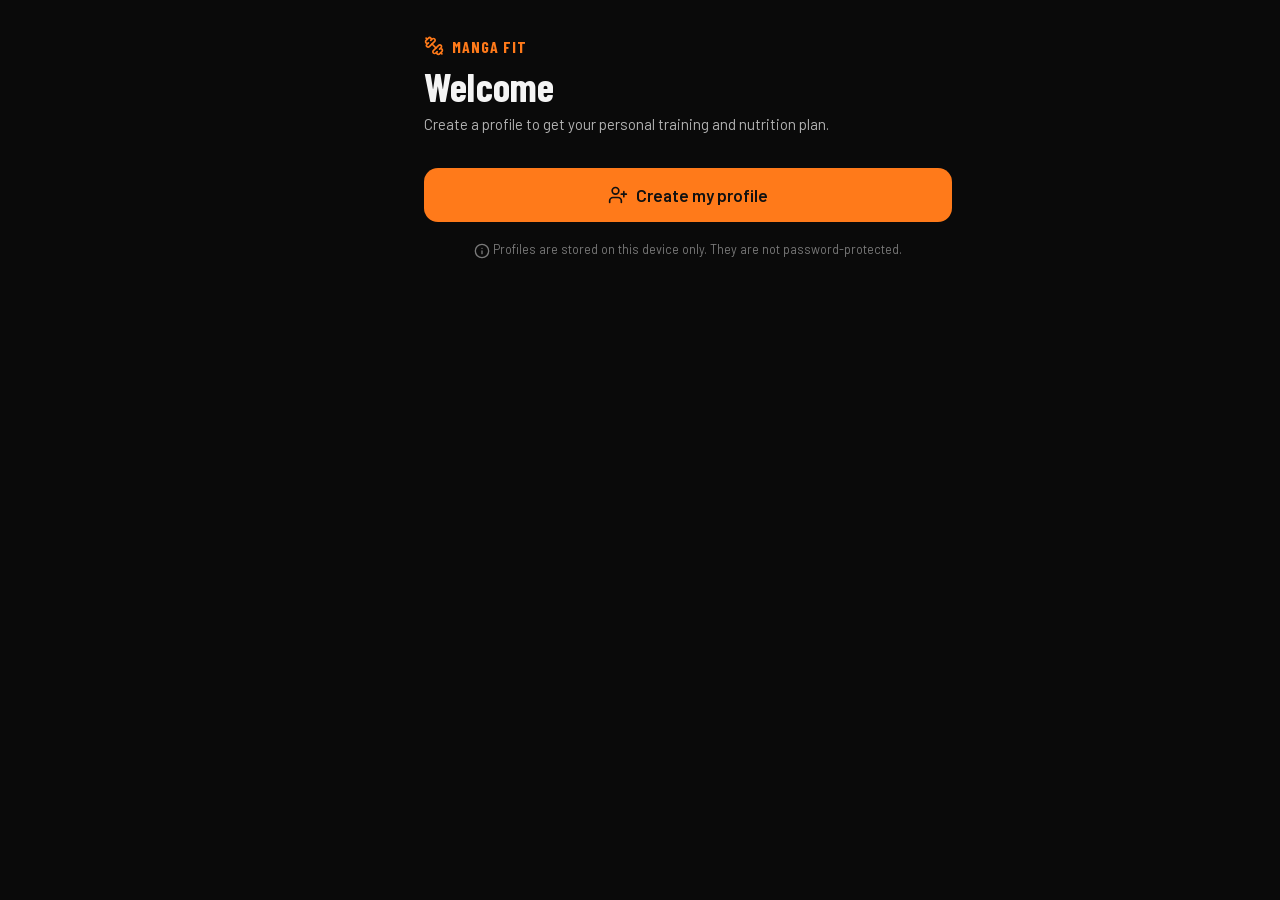
<file: index.html>
<!doctype html>
<html lang="en">
<head>
<meta charset="utf-8">
<meta name="viewport" content="width=device-width, initial-scale=1, viewport-fit=cover">
<title>Manga Fit</title>
<meta name="description" content="Training plans, workout tracking and personalised meal plans.">
<link rel="manifest" href="/manifest.webmanifest">
<meta name="theme-color" content="#0A0A0A">
<link rel="apple-touch-icon" href="/apple-touch-icon.png">
<link rel="icon" href="/icon-192.png">
<meta name="apple-mobile-web-app-capable" content="yes">
<meta name="apple-mobile-web-app-status-bar-style" content="black">
<meta name="apple-mobile-web-app-title" content="Manga Fit">
<link rel="preload" href="/fonts/Barlow-400.woff2" as="font" type="font/woff2" crossorigin>
<link rel="preload" href="/fonts/BarlowCondensed-700.woff2" as="font" type="font/woff2" crossorigin>
<link rel="stylesheet" href="/css/app.css">
<script>try{if(localStorage.getItem("theme")==="light")document.documentElement.dataset.theme="light"}catch(e){}</script>
</head>
<body>
<div id="root"><div class="wrap" style="padding-top:40px"><div class="skeleton" aria-label="Loading"></div></div></div>
<noscript><p style="padding:24px">Manga Fit needs JavaScript to run.</p></noscript>
<script type="module" src="/js/app.js"></script>
</body>
</html>
</file>
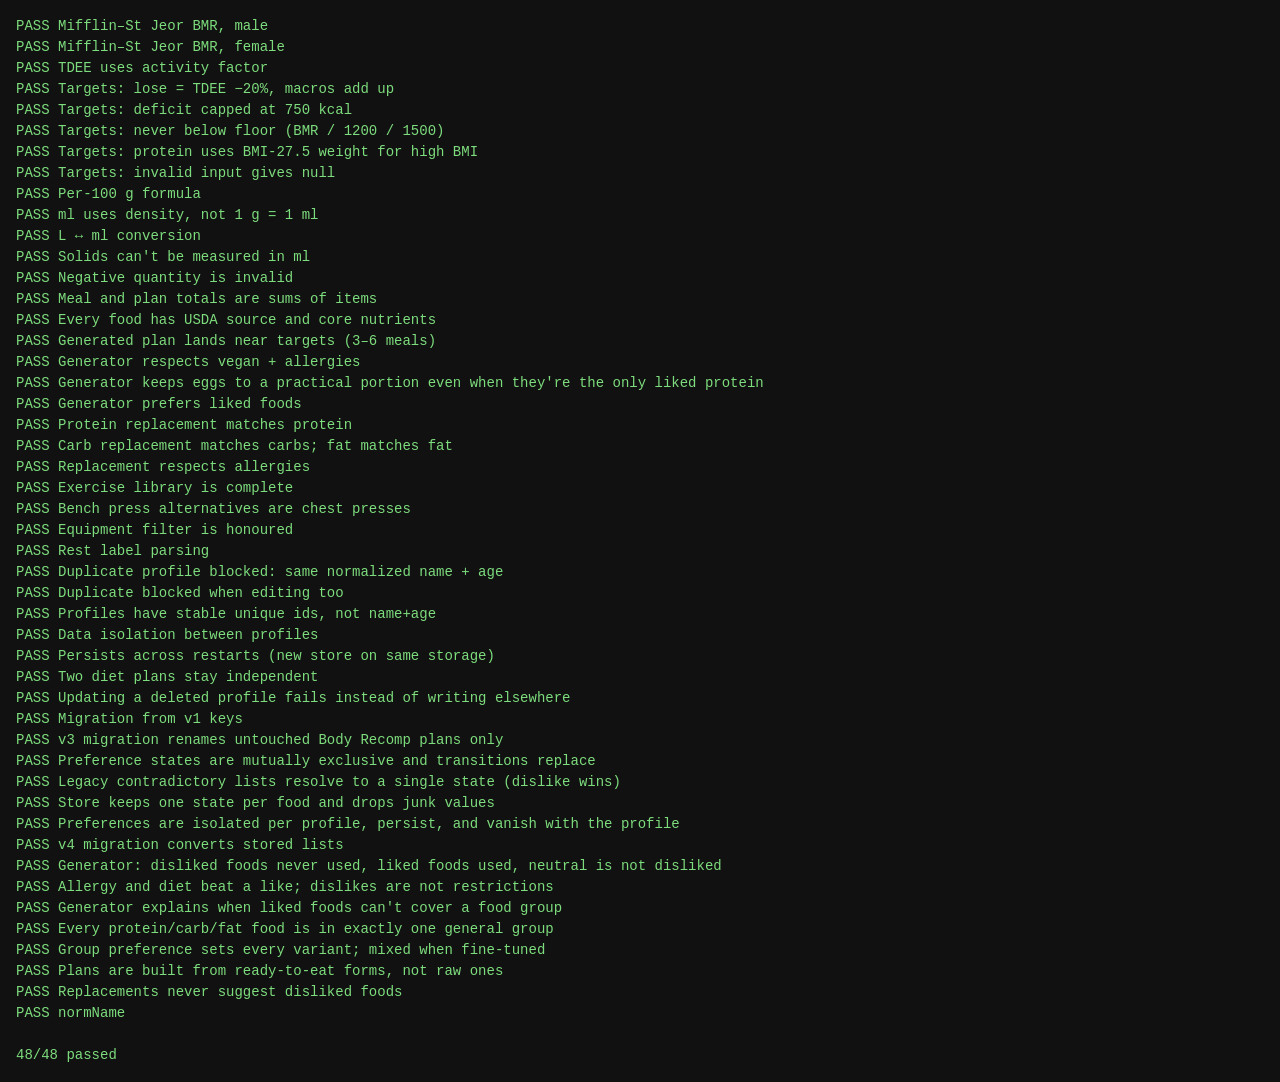
<file: tests/index.html>
<!doctype html>
<html lang="en"><head><meta charset="utf-8"><title>Running tests…</title>
<style>body{font:14px/1.5 ui-monospace,Menlo,monospace;margin:16px;background:#111;color:#eee}body[data-done=pass] #out{color:#7ddc7d}body[data-done=fail] #out{color:#ff8a7a}</style></head>
<body><pre id="out">Running…</pre><script type="module" src="tests.js"></script>
<script>addEventListener("error",e=>{document.getElementById("out").textContent="ERROR: "+e.message;document.body.dataset.done="fail";document.title="error"});</script></body></html>
</file>
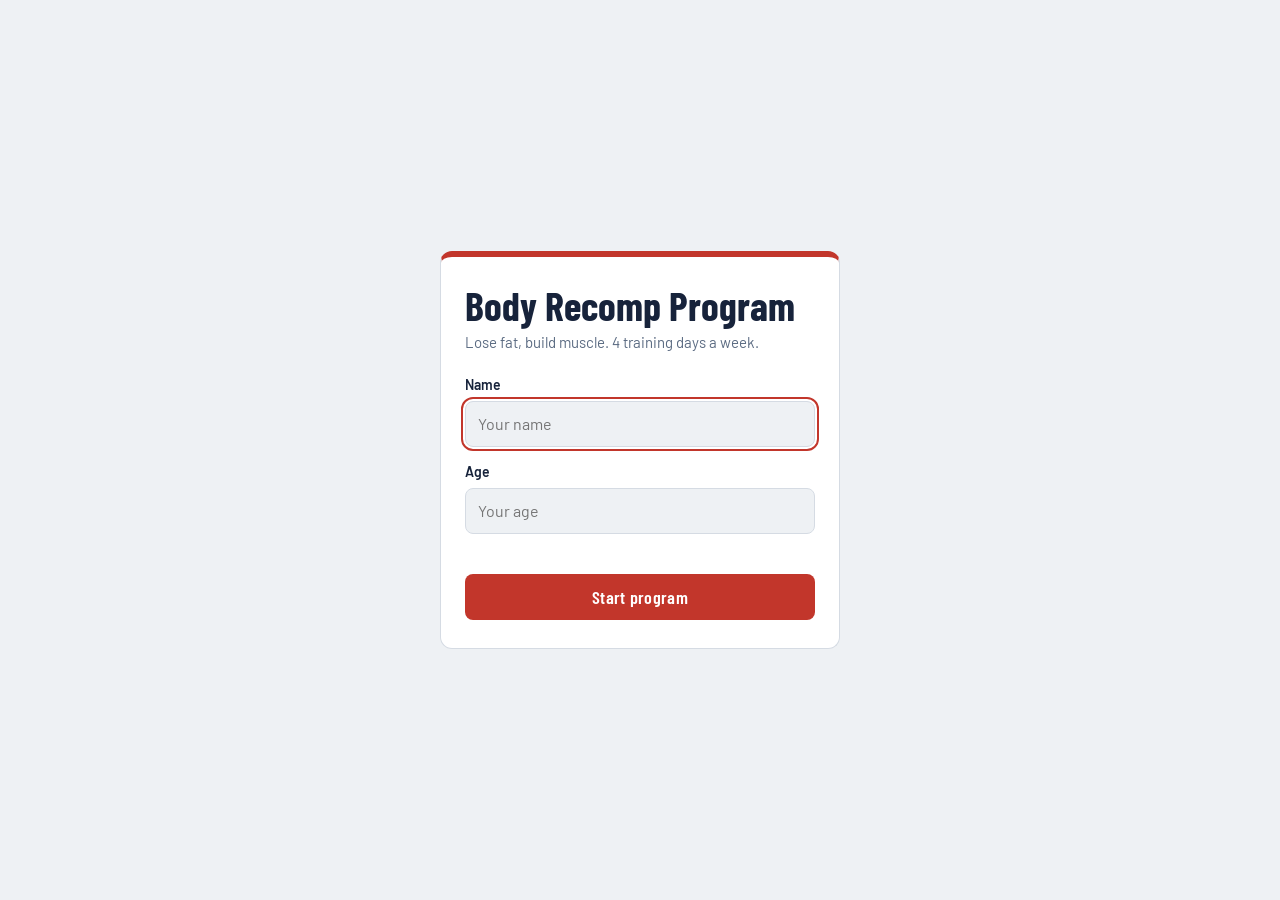
<file: Body Recomp Program.html>
<!doctype html>
<html lang="en">
<head>
<meta charset="utf-8">
<meta name="viewport" content="width=device-width, initial-scale=1, viewport-fit=cover">
<title>Body Recomp Program</title>
<link rel="preconnect" href="https://fonts.googleapis.com">
<link rel="preconnect" href="https://fonts.gstatic.com" crossorigin>
<link href="https://fonts.googleapis.com/css2?family=Barlow+Condensed:wght@500;600;700&family=Barlow:wght@400;500;600&display=swap" rel="stylesheet">
<style>
:root{
  --paper:#EEF1F4; --card:#FFFFFF; --ink:#17233B; --steel:#5B6B82; --line:#D5DBE3;
  --plate:#C2362B; --plate-soft:#F6DDDA; --blue-soft:#DCE6F3;
  box-sizing:border-box; padding-top:env(safe-area-inset-top,0px); padding-bottom:env(safe-area-inset-bottom,0px);
}
@media (prefers-color-scheme:dark){:root:not([data-theme="light"]){
  --paper:#121826; --card:#1B2334; --ink:#E7ECF3; --steel:#97A5BA; --line:#2C3850; --plate:#E2574B; --plate-soft:#3A2224; --blue-soft:#22324B;}}
:root[data-theme="dark"]{--paper:#121826; --card:#1B2334; --ink:#E7ECF3; --steel:#97A5BA; --line:#2C3850; --plate:#E2574B; --plate-soft:#3A2224; --blue-soft:#22324B;}
*,*::before,*::after{box-sizing:inherit}
html{scroll-padding-top:env(safe-area-inset-top,0px);height:100%}
body{margin:0;min-height:100%;background:var(--paper);color:var(--ink);font:400 15px/1.5 Barlow,system-ui,-apple-system,"Segoe UI",sans-serif}
h1,h2,h3,.num{font-family:"Barlow Condensed","Arial Narrow",sans-serif}
.hidden{display:none!important}
button:focus-visible,input:focus-visible{outline:2px solid var(--plate);outline-offset:2px}

/* login */
.login{min-height:calc(100dvh - env(safe-area-inset-top,0px) - env(safe-area-inset-bottom,0px));display:grid;place-items:center;padding:24px 16px}
.login-card{width:100%;max-width:400px;background:var(--card);border:1px solid var(--line);border-radius:12px;padding:28px 24px;border-top:6px solid var(--plate)}
.login h1{font-size:40px;line-height:1;margin:0 0 6px}
.login p{margin:0 0 20px;color:var(--steel)}
label{display:block;font-weight:600;font-size:14px;margin:0 0 6px}
input{width:100%;font:inherit;font-size:16px;color:var(--ink);background:var(--paper);border:1px solid var(--line);border-radius:8px;padding:10px 12px;margin-bottom:14px}
.err{color:var(--plate);font-size:14px;min-height:20px;margin:-4px 0 10px}
.btn{width:100%;font:600 18px "Barlow Condensed",sans-serif;background:var(--plate);color:#fff;border:0;border-radius:8px;padding:12px;cursor:pointer;letter-spacing:.3px}

/* app */
.wrap{max-width:1000px;margin:0 auto;padding:20px 16px 48px}
header{display:flex;flex-wrap:wrap;gap:12px;align-items:flex-end;justify-content:space-between;margin-bottom:18px}
header h1{font-size:40px;line-height:1;margin:0}
.sub{color:var(--steel);margin-top:4px}
.hdr-actions{display:flex;gap:8px;flex-wrap:wrap}
.ghost{background:none;border:1px solid var(--line);color:var(--ink);border-radius:6px;padding:6px 10px;cursor:pointer;font:inherit;font-size:13px}
nav.tabs{display:flex;gap:4px;border-bottom:2px solid var(--line);margin-bottom:16px;overflow-x:auto}
nav.tabs button{background:none;border:0;padding:10px 14px;font:600 18px "Barlow Condensed",sans-serif;color:var(--steel);cursor:pointer;border-bottom:3px solid transparent;margin-bottom:-2px;white-space:nowrap}
nav.tabs button[aria-selected="true"]{color:var(--ink);border-color:var(--plate)}
.week{display:grid;grid-template-columns:repeat(7,1fr);gap:6px;margin-bottom:14px}
.dayb{border:1px solid var(--line);background:var(--card);color:var(--ink);border-radius:8px;padding:8px 10px;text-align:left;cursor:pointer;font:inherit}
.dayb small{display:block;color:var(--steel);font-size:12px}
.dayb b{font:600 17px "Barlow Condensed",sans-serif}
.dayb.rest{background:transparent}
.dayb[aria-pressed="true"]{background:var(--ink);color:var(--card);border-color:var(--ink)}
.dayb[aria-pressed="true"] small{color:inherit;opacity:.75}
.panel{background:var(--card);border:1px solid var(--line);border-radius:10px;padding:16px}
.panel h2{margin:0 0 4px;font-size:28px}
.note{font-size:14px;color:var(--steel);margin:0 0 12px}
.ex{display:grid;grid-template-columns:34px 1fr auto;gap:4px 12px;align-items:center;padding:12px 0;border-top:1px solid var(--line)}
.ex:first-of-type{border-top:0}
.ex .i{font:700 20px "Barlow Condensed",sans-serif;color:var(--plate);text-align:center}
.ex .name{font-weight:600;font-size:16px}
.ex .meta{display:flex;gap:6px;flex-wrap:wrap;justify-content:flex-end}
.pill{background:var(--blue-soft);border-radius:4px;padding:2px 8px;font-size:13px;white-space:nowrap;font-variant-numeric:tabular-nums}
.pill.r{background:var(--plate-soft)}
.group{font:600 15px "Barlow Condensed",sans-serif;color:var(--steel);margin:14px 0 0}
.two{display:grid;grid-template-columns:repeat(auto-fit,minmax(280px,1fr));gap:16px;margin-top:16px}
.panel h3{font-size:21px;margin:0 0 6px}
ul{margin:0;padding-left:18px} li{margin:3px 0}
.guide{columns:2 320px;column-gap:28px}
.guide section{break-inside:avoid;margin-bottom:18px}
.tbl-wrap{overflow-x:auto}
table{border-collapse:collapse;width:100%;font-size:14px}
th,td{text-align:left;padding:7px 10px;border-bottom:1px solid var(--line)}
th{color:var(--steel);font-weight:600;font-size:13px}
td.n,th.n{text-align:right;font-variant-numeric:tabular-nums}
.calc{display:flex;gap:10px;align-items:flex-end;flex-wrap:wrap}
.calc input{width:140px;margin:0}
.big{font:700 34px "Barlow Condensed",sans-serif;line-height:1.1}
select{width:100%;font:inherit;font-size:16px;color:var(--ink);background:var(--paper);border:1px solid var(--line);border-radius:8px;padding:10px 12px;margin-bottom:14px}
.form{display:grid;grid-template-columns:repeat(auto-fit,minmax(150px,1fr));gap:0 12px}
.kcal{display:flex;align-items:baseline;gap:10px;flex-wrap:wrap;border-top:1px solid var(--line);padding-top:14px;margin-top:2px}
.kcal .big{font-size:44px;color:var(--plate)}
.macros{display:grid;grid-template-columns:repeat(3,1fr);gap:10px;margin-top:12px}
.macro{background:var(--paper);border-radius:8px;padding:10px 12px}
.macro .big{font-size:30px}
.macro small{display:block;color:var(--steel);font-size:13px}
.bar{display:flex;height:10px;border-radius:5px;overflow:hidden;margin-top:12px}
.bar span:nth-child(1){background:var(--plate)}.bar span:nth-child(2){background:#2F5B93}.bar span:nth-child(3){background:#D9A23A}
@media (max-width:560px){.macros{gap:6px}.macro{padding:8px}.macro .big{font-size:24px}.kcal .big{font-size:38px}}
@media (max-width:760px){.week{grid-template-columns:repeat(4,1fr)}}
@media (max-width:560px){
  .wrap{padding:14px 12px 40px}
  header h1{font-size:32px}
  .hdr-actions{width:100%}.hdr-actions .ghost{flex:1;padding:9px 10px}
  nav.tabs button{flex:1;padding:10px 6px;font-size:17px}
  .week{grid-template-columns:repeat(3,1fr)}
  .dayb{padding:8px}.dayb b{font-size:16px}
  .panel{padding:14px 12px}.panel h2{font-size:24px}
  .ex{grid-template-columns:28px 1fr}.ex .meta{grid-column:2;justify-content:flex-start}
  .two{grid-template-columns:1fr}
  .calc input{width:100%}.calc>div{flex:1 1 140px}
}
</style>
</head>
<body>

<section class="login" id="login">
  <form class="login-card" id="loginForm" novalidate>
    <h1>Body Recomp Program</h1>
    <p>Lose fat, build muscle. 4 training days a week.</p>
    <label for="nm">Name</label>
    <input id="nm" autocomplete="given-name" placeholder="Your name">
    <label for="ag">Age</label>
    <input id="ag" type="number" inputmode="numeric" min="10" max="100" placeholder="Your age">
    <div class="err" id="err" role="alert"></div>
    <button class="btn" type="submit">Start program</button>
  </form>
</section>

<div class="wrap hidden" id="app">
  <header>
    <div><h1 id="hello"></h1><div class="sub" id="who"></div></div>
    <div class="hdr-actions">
      <button class="ghost" id="themeBtn" type="button">Switch theme</button>
      <button class="ghost" id="logout" type="button">Change user</button>
    </div>
  </header>
  <nav class="tabs" role="tablist">
    <button role="tab" data-tab="ex" aria-selected="true">Exercises</button>
    <button role="tab" data-tab="ins" aria-selected="false">Instructions</button>
    <button role="tab" data-tab="nut" aria-selected="false">Nutrition</button>
  </nav>
  <div id="tab-ex"></div>
  <div id="tab-ins" class="hidden"></div>
  <div id="tab-nut" class="hidden"></div>
</div>

<script>
const $=s=>document.querySelector(s);
const PLAN=[
 {d:"Day 1",t:"Push",ex:[["Flat Bench Press","4–6",3,"90–120 s"],["DB Shoulder Press","8–10",2,"60–90 s"],["Incline DB Press","10–12",4,"60–90 s"],["DB Front Raises","10–12",2,"60–90 s"],["DB Lateral Raises","10–12",2,"60–90 s"],["Chest Flies (Machine)","12–15",3,"60–90 s"],["Cable Triceps Pushdown (rope)","12–15",3,"60–90 s"],["Overhead Triceps Extension (DB / rope)","10–12",3,"60–90 s"],["Shrugs","15",2,"90–120 s"]]},
 {d:"Day 2",t:"Pull + Biceps",ex:[["Lat Pulldown","8–10",3,"60–90 s"],["Rear Delt Flies (Machine)","12–15",3,"60–90 s"],["Wide Grip Row (Machine)","10–12",3,"60–90 s"],["One Arm Row (Machine)","12–15",3,"60–90 s"],["Close Grip Cable Row","8–10",2,"60–90 s"],["Standing DB Curls","10–12",3,"60–90 s"],["Hammer Curls","10–12",3,"60–90 s"],["Lower Back Exercise","12–15",3,"60–90 s"],["DB Romanian Deadlift","10–12",2,"90–120 s"]]},
 {d:"Day 3",t:"Legs + Abs + Arms",ex:[["Barbell Squat (strength)","4–6",3,"90–120 s"],["Leg Press","8–10",3,"60–90 s"],["One-Leg Leg Curls (hamstring)","10–12",2,"60–90 s"],["Leg Extension","12–15",3,"60–90 s"],["Leg Curls","12–15",3,"60–90 s"],["Standing Calf Raises","10–12",3,"60–90 s"],["Crunches","To failure",3,"60–90 s"],["Leg Raises","To failure",3,"60–90 s"],["EZ Bar Curls","10–12",2,"60–90 s"],["Rope Triceps Pushdown","12–15",2,"60–90 s"]]},
 {d:"Day 4",t:"Active rest",rest:"Light walking, mobility drills or stretching."},
 {d:"Day 5",t:"Active rest",rest:"Light walking, mobility drills or stretching."},
 {d:"Day 6",t:"Full body",ex:[["Overhead Barbell Shoulder Press","4–6",2,"90–120 s"],["DB Lateral Raises","10–12",2,"60–90 s"],["Reverse Grip Lat Pulldown","10–12",2,"60–90 s"],["Rear Delt Flies (Machine)","12–15",2,"60–90 s"],["Chest Flies (Machine)","12–15",4,"60–90 s"],["DB Preacher Curls","10–12",3,"60–90 s"],["Reverse Grip Triceps Pushdown","10–12",3,"60–90 s"],["Leg Press","8–10",2,"60–90 s"],["Leg Extension","12–15",2,"60–90 s"],["Leg Curls","12–15",3,"60–90 s"],["Standing Calf Raises","10–12",3,"60–90 s"],["Crunches","To failure",3,"60–90 s"],["Leg Raises","To failure",3,"60–90 s"]],split:7},
 {d:"Day 7",t:"Rest",rest:"Full rest. Sleep well and let your muscles recover."}
];
let day=0;

/* ---------- login ---------- */
function getUser(){try{return JSON.parse(localStorage.getItem("recompUser")||"null");}catch(e){return null;}}
function setUser(u){try{u?localStorage.setItem("recompUser",JSON.stringify(u)):localStorage.removeItem("recompUser");}catch(e){}}
let user=getUser();
$("#loginForm").onsubmit=e=>{
  e.preventDefault();
  const name=$("#nm").value.trim(), age=parseInt($("#ag").value,10);
  if(!name){$("#err").textContent="Enter your name to continue.";$("#nm").focus();return;}
  if(!age||age<10||age>100){$("#err").textContent="Enter an age between 10 and 100.";$("#ag").focus();return;}
  user={name,age}; setUser(user); openApp();
};
$("#logout").onclick=()=>{setUser(null);user=null;$("#nm").value="";$("#ag").value="";$("#err").textContent="";
  $("#app").classList.add("hidden");$("#login").classList.remove("hidden");$("#nm").focus();};
function esc(s){return s.replace(/[&<>"]/g,c=>({"&":"&amp;","<":"&lt;",">":"&gt;",'"':"&quot;"}[c]));}
function openApp(){
  $("#login").classList.add("hidden");$("#app").classList.remove("hidden");
  $("#hello").textContent="Hi, "+user.name;
  $("#who").textContent=`Age ${user.age} · Body recomposition program · 4 training days a week`;
  showTab("ex");
}

/* ---------- tabs ---------- */
function showTab(t){
  document.querySelectorAll("nav.tabs button").forEach(b=>b.setAttribute("aria-selected",b.dataset.tab===t));
  ["ex","ins","nut"].forEach(k=>$("#tab-"+k).classList.toggle("hidden",k!==t));
  ({ex:renderEx,ins:renderIns,nut:renderNut})[t]();
}
document.querySelector("nav.tabs").onclick=e=>{const b=e.target.closest("button");if(b)showTab(b.dataset.tab);};

/* ---------- exercises ---------- */
function renderEx(){
  const D=PLAN[day];
  let h='<div class="week">'+PLAN.map((p,i)=>`<button class="dayb${p.rest?' rest':''}" aria-pressed="${i===day}" data-i="${i}"><small>${p.d}</small><b>${p.t}</b></button>`).join("")+'</div>';
  h+='<div class="panel">';
  if(D.rest){ h+=`<h2>${D.d} · ${D.t}</h2><p class="note" style="margin:0">${D.rest}</p>`; }
  else{
    h+=`<h2>${D.d} · ${D.t}</h2><p class="note">Warm up 5–10 min on any machine, then dynamic stretching. Start each exercise with a light set at 50–70% of your working weight. Finish with static stretching, a 5 min cool down and a contrast shower.</p>`;
    D.ex.forEach((e,i)=>{
      if(D.split===i) h+='<div class="group">Lower body and abs</div>';
      h+=`<div class="ex"><div class="i">${i+1}</div><div class="name">${e[0]}</div>
      <div class="meta"><span class="pill">${e[2]} sets</span><span class="pill">${e[1]} reps</span><span class="pill r">Rest ${e[3]}</span></div></div>`;
    });
  }
  h+='</div>';
  if(!D.rest) h+=`<div class="two"><div class="panel"><h3>Tempo</h3><p style="margin:0 0 4px"><b>4–6 reps:</b> 2 s down, 2 s up.</p><p style="margin:0"><b>8–15 reps:</b> 3–4 s down, 2 s up.</p></div>
  <div class="panel"><h3>Warm-up and dynamic stretch</h3><ul><li>Light cardio on any machine</li><li>Arm swings, 10 reps per side</li><li>Arm circles, 10 reps per side</li><li>Front-to-back leg swings, 10 per side</li><li>Side-to-side leg swings, 10 per side</li><li>Cable external rotation (optional), 15 per side</li></ul></div></div>`;
  $("#tab-ex").innerHTML=h;
  $("#tab-ex").onclick=e=>{const b=e.target.closest(".dayb");if(b){day=+b.dataset.i;renderEx();}};
}

/* ---------- instructions ---------- */
function renderIns(){
  const G=[
   ["Warm-up (5–10 min)",["5 min light cardio: treadmill, bike or jump rope","Dynamic stretching: joint rotations, hip circles, arm swings","2–3 lighter warm-up sets at 50–70% of working weight before heavy lifts"]],
   ["Progressive overload",["Increase weight, reps or intensity gradually","Add reps first (e.g. 8 → 10), then add weight","Add 2.5–5 kg every 1–2 weeks on compound lifts","Track your lifts to measure progress"]],
   ["Training intensity",["Week 1: RPE 7–9 (1–3 reps left in the tank)","After week 1: RPE 9–10 (1 rep left, or failure on the last set)","Only go to failure on the last set of isolation exercises"]],
   ["Exercise selection",["Prioritise compounds: squat, deadlift, bench, overhead press, pull-ups, rows","Isolation for weak points: curls, triceps extensions, lateral raises, leg curls","Form first: no ego lifting, controlled reps, full range of motion","Focus on feeling the target muscle work"]],
   ["Rest between sets",["Strength lifts (squat, deadlift, bench): 2–3 min","Hypertrophy compounds: 90–120 s","Isolation: 45–90 s","Shorter rest = more burn, longer rest = more strength"]],
   ["Frequency and volume",["Train each muscle at least 2× per week","10–20 sets per muscle per week","Strength 4–6 reps, hypertrophy 6–12, endurance 12–20"]],
   ["Tempo and control",["Lower the weight in 2–3 s under control","Lift explosively but keep tension on the muscle","No swinging or momentum"]],
   ["Recovery and sleep",["Sleep 7–9 hours a night","Take 1–2 rest days a week","Active recovery: walking, mobility, stretching","Deload every 4–6 weeks: cut weight/intensity by 50% for one week"]],
   ["Cardio",["Bulking: 1–2× a week, 20–30 min light/moderate","Cutting: 3–5× a week, 30–45 min moderate/intense","HIIT: sprint 30 s, walk 60 s × 8 rounds","LISS: steady walking or cycling for 30–45 min"]]
  ];
  const RPE=[[10,"Max effort, no reps left",0],[9,"Could do 1 more rep",1],[8,"Could do 2 more",2],[7,"Could do 3 more",3],[6,"Could do 4 more",4],[5,"Could do 5 more",5]];
  const VOL=[["Chest","14 sets"],["Back (full)","16 + 3 lower back"],["Shoulders","17 sets"],["Hamstrings","10+ sets"],["Quads","11 sets"],["Calves","6 sets"],["Biceps","11+ sets"],["Triceps","11+ sets"],["Abs","12 sets"]];
  let h='<div class="panel"><div class="guide">'+G.map(([t,l])=>`<section><h3>${t}</h3><ul>${l.map(x=>`<li>${x}</li>`).join("")}</ul></section>`).join("")+'</div></div>';
  h+='<div class="two"><div class="panel"><h3>How hard to push (RPE)</h3><div class="tbl-wrap"><table><thead><tr><th class="n">RPE</th><th>Effort</th><th class="n">Reps left</th></tr></thead><tbody>'+RPE.map(r=>`<tr><td class="n">${r[0]}</td><td>${r[1]}</td><td class="n">${r[2]}</td></tr>`).join("")+'</tbody></table></div></div>';
  h+='<div class="panel"><h3>Weekly sets per muscle</h3><div class="tbl-wrap"><table><thead><tr><th>Muscle</th><th>Volume</th></tr></thead><tbody>'+VOL.map(v=>`<tr><td>${v[0]}</td><td>${v[1]}</td></tr>`).join("")+'</tbody></table></div><p class="note" style="margin:8px 0 0">Advanced lifters can add extra sets for weak points on a rest day.</p></div></div>';
  $("#tab-ins").innerHTML=h;
}

/* ---------- nutrition ---------- */
function renderNut(){
  let h=`<div class="panel"><h2>Your daily calories and macros</h2><p class="note">Fill in your details. Age ${user.age} is taken from your login.</p>
  <div class="form">
   <div><label for="kg">Weight (kg)</label><input id="kg" type="number" inputmode="decimal" min="30" max="250" placeholder="e.g. 80"></div>
   <div><label for="cm">Height (cm)</label><input id="cm" type="number" inputmode="decimal" min="120" max="230" placeholder="e.g. 178"></div>
   <div><label for="sex">Sex</label><select id="sex"><option value="m">Male</option><option value="f">Female</option></select></div>
   <div><label for="act">Activity</label><select id="act"><option value="1.2">Little or no exercise</option><option value="1.375">Light (1–3 days/week)</option><option value="1.55" selected>Moderate (3–5 days/week)</option><option value="1.725">Very active (6–7 days/week)</option></select></div>
   <div><label for="goal">Goal</label><select id="goal"><option value="recomp" selected>Body recomp (−300 kcal)</option><option value="cut">Lose fat (−500 kcal)</option><option value="keep">Maintain weight</option><option value="bulk">Build muscle (+300 kcal)</option></select></div>
  </div>
  <div id="res"><p class="note" style="margin:0">Enter your weight and height to see your numbers.</p></div>
  </div>`;
  h+=`<div class="two">
  <div class="panel"><h3>Calories</h3><ul><li><b>Building muscle (bulk):</b> eat 250–500 kcal above maintenance</li><li><b>Losing fat (cut):</b> eat 300–500 kcal below maintenance</li></ul></div>
  <div class="panel"><h3>Hydration</h3><p style="margin:0">Drink at least <b>3–4 litres</b> of water a day.</p></div>
  <div class="panel"><h3>Before training</h3><p style="margin:0 0 4px">1–2 hours before: carbs + protein.</p><p class="note" style="margin:0">Oats, banana, chicken</p></div>
  <div class="panel"><h3>After training</h3><p style="margin:0 0 4px">Protein + carbs.</p><p class="note" style="margin:0">Whey + rice, or chicken + potatoes</p></div>
  </div>`;
  $("#tab-nut").innerHTML=h;
  const ids=["kg","cm","sex","act","goal"];
  try{const s=JSON.parse(localStorage.getItem("recompMacros")||"{}");ids.forEach(k=>{if(s[k]!=null)$("#"+k).value=s[k];});}catch(e){}
  const calc=()=>{
    const v={};ids.forEach(k=>v[k]=$("#"+k).value);
    try{localStorage.setItem("recompMacros",JSON.stringify(v));}catch(e){}
    const w=parseFloat(v.kg),hcm=parseFloat(v.cm),a=user.age;
    if(!(w>=30&&w<=250&&hcm>=120&&hcm<=230)){$("#res").innerHTML='<p class="note" style="margin:0">Enter your weight and height to see your numbers.</p>';return;}
    const bmr=10*w+6.25*hcm-5*a+(v.sex==="m"?5:-161);
    const tdee=bmr*parseFloat(v.act);
    const adj={recomp:-300,cut:-500,keep:0,bulk:300}[v.goal];
    const kcal=Math.round(tdee+adj);
    const pG=Math.round(w*(v.goal==="bulk"||v.goal==="keep"?1.8:2.0));
    const fG=Math.round(kcal*0.25/9);
    const cG=Math.max(0,Math.round((kcal-pG*4-fG*9)/4));
    const pK=pG*4,fK=fG*9,cK=cG*4,tot=pK+fK+cK||1;
    const pct=x=>Math.round(x/tot*100);
    $("#res").innerHTML=`<div class="kcal"><span class="big">${kcal.toLocaleString()}</span><span>kcal a day</span><small class="note" style="margin:0;width:100%">Maintenance is about ${Math.round(tdee).toLocaleString()} kcal${adj?`, adjusted by ${adj>0?'+':''}${adj} for your goal`:''}.</small></div>
    <div class="macros">
     <div class="macro"><small>Protein</small><div class="big">${pG} g</div><small>${pK} kcal · ${pct(pK)}%</small></div>
     <div class="macro"><small>Carbs</small><div class="big">${cG} g</div><small>${cK} kcal · ${pct(cK)}%</small></div>
     <div class="macro"><small>Fats</small><div class="big">${fG} g</div><small>${fK} kcal · ${pct(fK)}%</small></div>
    </div>
    <div class="bar" aria-hidden="true"><span style="width:${pct(pK)}%"></span><span style="width:${pct(cK)}%"></span><span style="width:${pct(fK)}%"></span></div>
    <p class="note" style="margin:10px 0 0">Protein ${v.goal==="bulk"||v.goal==="keep"?'1.8':'2.0'} g per kg (the plan's range is 1.6–2.2), fats 25% of calories, carbs fill the rest. These are estimates. Adjust by 100–200 kcal if your weight isn't moving as planned after 2–3 weeks.</p>`;
  };
  ids.forEach(k=>{$("#"+k).oninput=calc;$("#"+k).onchange=calc;});
  calc();
}

/* ---------- theme ---------- */
(function(){let t=null;try{t=localStorage.getItem("theme");}catch(e){} if(t)document.documentElement.dataset.theme=t;
 $("#themeBtn").onclick=()=>{const cur=document.documentElement.dataset.theme||(matchMedia("(prefers-color-scheme: dark)").matches?"dark":"light");
  const nx=cur==="dark"?"light":"dark";document.documentElement.dataset.theme=nx;try{localStorage.setItem("theme",nx);}catch(e){}};})();

if(user&&user.name) openApp(); else $("#nm").focus();
</script>
</body>
</html>
</file>
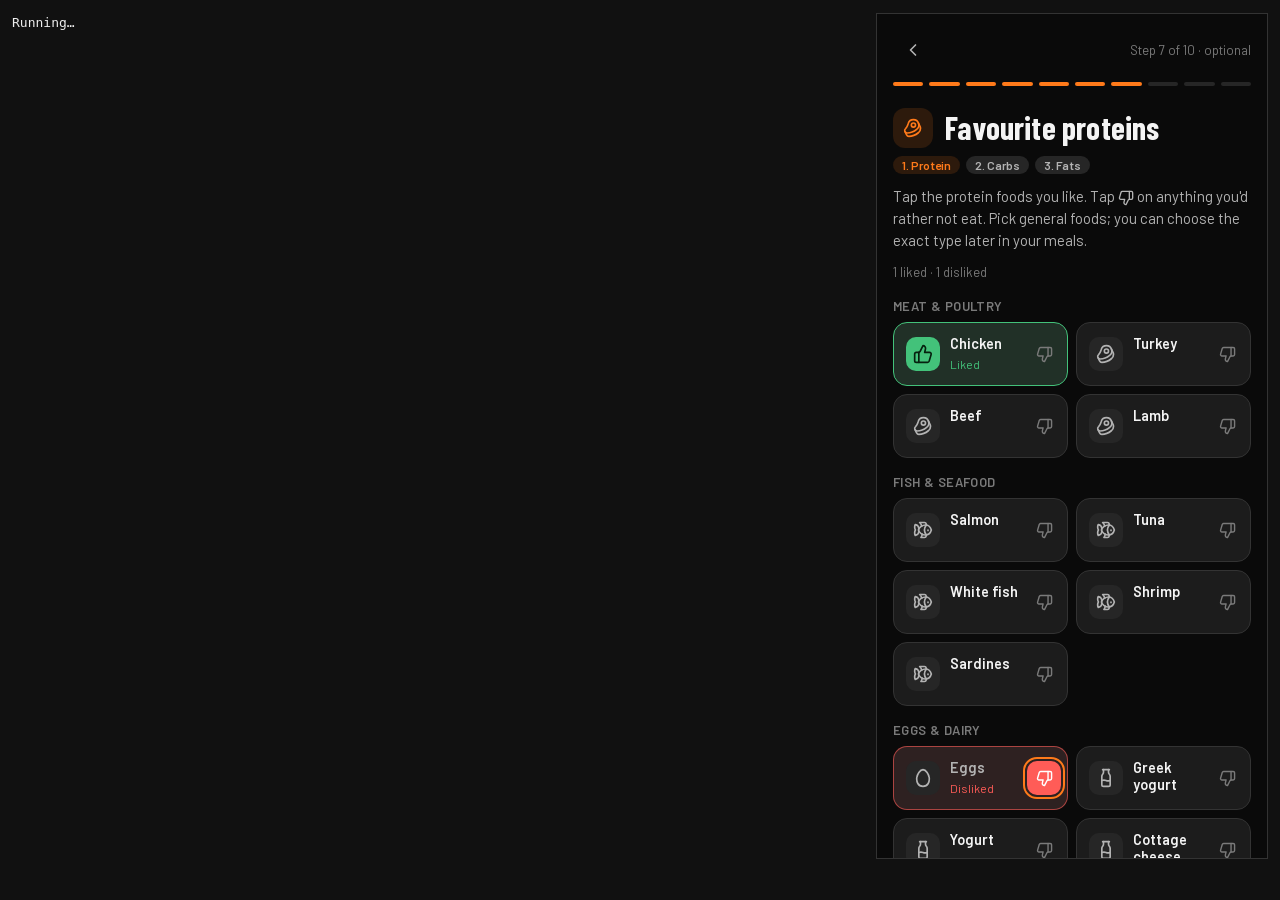
<file: tests/e2e.html>
<!doctype html>
<html lang="en"><head><meta charset="utf-8"><title>Running e2e…</title>
<style>body{font:13px/1.5 ui-monospace,Menlo,monospace;margin:12px;background:#111;color:#eee}iframe{width:390px;height:844px;border:1px solid #333;float:right}body[data-done=pass] #out{color:#7ddc7d}body[data-done=fail] #out{color:#ff8a7a}</style></head>
<body><iframe id="app" title="app"></iframe><pre id="out">Running…</pre>
<script type="module">
// End-to-end user flows from the brief (A–G), driven against the real app in an iframe.
const fr = document.getElementById("app"), out = document.getElementById("out"), log = [];
const sleep = ms => new Promise(r => setTimeout(r, ms));
let errors = [];
const W = () => fr.contentWindow, D = () => fr.contentDocument;
async function load(hash = "") {
  fr.src = "/?t=" + Date.now() + hash;   // new query string forces a full reload (a hash-only change wouldn't)
  await new Promise(r => fr.onload = r);
  W().addEventListener("error", e => errors.push(e.message));
  W().addEventListener("unhandledrejection", e => errors.push(String(e.reason && e.reason.message || e.reason)));
  await until(() => D().querySelector("#view"), "app rendered");
}
async function until(fn, what, ms = 4000) { const t = Date.now(); while (Date.now() - t < ms) { try { const v = fn(); if (v) return v; } catch (e) {} await sleep(30); } throw new Error("timeout: " + what); }
const $ = s => D().querySelector(s), $$ = s => [...D().querySelectorAll(s)];
async function click(sel, what) { const el = typeof sel === "string" ? await until(() => $(sel), what || sel) : sel; el.click(); await sleep(60); return el; }
async function clickText(sel, text) { const el = await until(() => $$(sel).find(e => e.textContent.trim().includes(text)), `${sel} "${text}"`); el.click(); await sleep(60); return el; }
async function type(sel, val) { const el = await until(() => $(sel), sel); el.value = val; el.dispatchEvent(new Event("input", {bubbles: true})); el.dispatchEvent(new Event("change", {bubbles: true})); await sleep(30); }
const dlg = () => $$("dialog[open]").pop();
const inDlg = s => dlg() && dlg().querySelector(s);
const db = () => JSON.parse(localStorage.getItem("mangafit.db"));
const active = () => { const d = db(); return d.profiles[d.activeProfileId]; };
const ok = (c, m) => { if (!c) throw new Error(m); };
async function step(name, fn) { try { await fn(); if (errors.length) throw new Error("JS error: " + errors.join(" | ")); log.push("PASS " + name); } catch (e) { log.push("FAIL " + name + " — " + e.message); errors = []; } out.textContent = log.join("\n"); document.title = "RUNNING ¦ " + log.join(" ¦ "); }

async function onboard(name, age, {sex = "male", h = 178, w = 80, tpl = "upperlower"} = {}) {
  await load("#/new");
  await type("#nm", name); await type("#ag", age); if (sex === "female") await click('[data-k="sex"][data-v="female"]');
  await click('button[type=submit]');
  if ($("#oberr") && $("#oberr").textContent) return $("#oberr").textContent;
  await type("#hc", h); await type("#wk", w); await click('button[type=submit]');
  await click('[data-k="activity"][data-v="moderate"]'); await click('button[type=submit]');
  await click('[data-k="goal"][data-v="lose"]'); await click('button[type=submit]');
  await click('[data-mpd="4"]'); await click('button[type=submit]');
  await click('[data-multi="allergies"][data-v="treenut"]'); await click('button[type=submit]');
  // Protein → Carbs → Fats, one category per screen, general foods only
  ok(!$('[data-g="eggs"]').textContent.match(/boiled|white/i) && !$$('.ptile').some(t => /raw|roasted|cooked/i.test(t.textContent)), "general names only");
  await click('[data-g="chicken"] [data-a="like"]'); await click('[data-g="eggs"] [data-a="like"]'); await click('[data-g="eggs"] [data-a="dislike"]');   // like → dislike replaces
  ok(/Next: Carbs/.test($('button[type=submit]').textContent), "next goes to carbs"); await click('button[type=submit]');
  await click('[data-g="rice"] [data-a="like"]'); await click('button[type=submit]');
  ok($('[data-g="almonds"] [data-a="like"]').disabled, "can't like a food you're allergic to");
  await click('[data-g="oliveoil"] [data-a="like"]'); await click('button[type=submit]');
  await click(`[data-tpl="${tpl}"]`); await click('button[type=submit]');
  await until(() => location && fr.contentWindow.location.hash.startsWith("#/nutrition"), "landed on nutrition");
  return "";
}

localStorage.clear();

await step("A1 new user: onboarding creates profile, diet plan and workout plan", async () => {
  const err = await onboard("Ahmed", 30); ok(!err, err);
  const p = active(); ok(p.name === "Ahmed" && p.age === 30 && p.heightCm === 178, "profile fields");
  ok(Object.keys(p.nutrition.plans).length === 1 && p.nutrition.plans[p.nutrition.activePlanId].meals.length === 4, "diet plan with 4 meals");
  ok(p.training.plans[p.training.activePlanId].name === "Upper / Lower", "workout plan from template");
  ok(p.allergies.includes("treenut") && p.foodPrefs.chicken_breast_c === "like" && p.foodPrefs.chicken_breast_r === "like" && p.foodPrefs.egg === "dislike" && p.foodPrefs.egg_boiled === "dislike", "group preferences saved on every variant");
  ok(!Object.values(p.nutrition.plans)[0].meals.some(m => m.items.some(i => i.foodId === "egg")), "disliked egg not in generated plan");
  const ids = Object.values(p.nutrition.plans)[0].meals.flatMap(m => m.items.map(i => i.foodId));
  ok(!ids.some(id => ["almonds", "walnuts", "cashews", "pistachios", "almond_butter", "almond_milk", "granola"].includes(id)), "no tree nuts generated");
  await until(() => $(".ring"), "dashboard ring");
});
await step("A2 reopen: data persists and lands on the profile picker", async () => {
  await load("#/profiles");
  ok($$(".pcard").length === 1 && $(".pcard.active"), "active profile card shown");
  await click("[data-open]"); await until(() => $(".exc") || $(".dayb"), "workout screen");
  ok(active().name === "Ahmed", "same profile");
});
await step("G duplicate profiles: same name+age blocked, case-insensitive", async () => {
  const err = await onboard("  AHMED ", 30); ok(/already exists/.test(err), "blocked: " + err);
  ok(Object.keys(db().profiles).length === 1, "still one profile");
  const e2 = await onboard("Ahmed", 31); ok(!e2, "same name, different age allowed");
  const e3 = await onboard("Omar", 30); ok(!e3, "different name, same age allowed");
  ok(Object.keys(db().profiles).length === 3, "three profiles");
});
await step("F switch profiles: data stays isolated", async () => {
  const d = db(), ahmed = Object.values(d.profiles).find(p => p.name === "Ahmed" && p.age === 30), omar = Object.values(d.profiles).find(p => p.name === "Omar");
  const before = JSON.stringify(ahmed.nutrition);
  await load("#/profiles"); ok($$(".pcard").length === 3, "all profiles listed");
  await click(`[data-open="${omar.id}"]`); await load("#/training/progress");
  await type("#wkg", "91.5"); await click("#wf button[type=submit]");
  ok(active().id === omar.id && active().weights.some(w => w.kg === 91.5), "Omar's weight saved");
  await load("#/me"); await click(`[data-switch="${ahmed.id}"]`);
  ok(active().id === ahmed.id, "switched back");
  const a2 = db().profiles[ahmed.id]; ok(!a2.weights.some(w => w.kg === 91.5), "Ahmed's weights unchanged"); ok(JSON.stringify(a2.nutrition) === before, "Ahmed's nutrition unchanged");
});
await step("C multiple diet plans: create, duplicate, switch — others unchanged", async () => {
  await load("#/nutrition/plans");
  await click('[data-a="new"]'); await click(inDlg('[data-g="gain"]')); await type("dialog[open] #npn", "Bulk Plan"); await click(inDlg("[data-ok]"));
  await until(() => Object.values(active().nutrition.plans).some(p => p.name === "Bulk Plan"), "plan created");
  const p = active(), cut = Object.values(p.nutrition.plans).find(x => x.name === "Fat Loss Plan"), bulk = Object.values(p.nutrition.plans).find(x => x.name === "Bulk Plan");
  ok(bulk.goal === "gain" && bulk.meals.length === 4, "generated bulk plan");
  ok(p.nutrition.activePlanId === cut.id, "creating didn't change active plan");
  const cutBefore = JSON.stringify(cut);
  await load("#/nutrition/plans"); await click(`[data-plan="${bulk.id}"] [data-a="activate"]`);
  ok(active().nutrition.activePlanId === bulk.id, "bulk active"); ok(JSON.stringify(active().nutrition.plans[cut.id]) === cutBefore, "cut plan unchanged");
  await click(`[data-plan="${cut.id}"] [data-a="dup"]`);
  ok(Object.keys(active().nutrition.plans).length === 3, "duplicated");
});
await step("D replace food: two options, only that item changes, totals update", async () => {
  await load("#/nutrition/today");
  const plan0 = active().nutrition.plans[active().nutrition.activePlanId], meal = plan0.meals[1], target = meal.items.find(i => i.foodId !== "broccoli_c" && i.foodId !== "cucumber") || meal.items[0];
  const others = JSON.stringify(meal.items.filter(i => i.id !== target.id)), otherMeals = JSON.stringify(plan0.meals.filter(m => m.id !== meal.id));
  await click(`[data-meal="${meal.id}"] [data-item="${target.id}"] [data-a="replace"]`);
  await until(() => inDlg("[data-pick]"), "options");
  ok(dlg().querySelectorAll("[data-pick]").length === 2, "two alternatives");
  await click(inDlg('[data-pick="0"]'));
  const plan1 = active().nutrition.plans[plan0.id], m1 = plan1.meals.find(m => m.id === meal.id), t1 = m1.items.find(i => i.id === target.id);
  ok(t1.foodId !== target.foodId, "food replaced"); ok(JSON.stringify(m1.items.filter(i => i.id !== target.id)) === others, "other items untouched");
  ok(JSON.stringify(plan1.meals.filter(m => m.id !== meal.id)) === otherMeals, "other meals untouched");
  await until(() => $(`[data-item="${target.id}"] .title`) && !$(`[data-item="${target.id}"] .title`).textContent.includes("Unknown"), "re-rendered");
});
await step("Meal editor: quantity change, ml↔L unit conversion, add food, remove", async () => {
  await load("#/nutrition/today");
  const plan = active().nutrition.plans[active().nutrition.activePlanId], meal = plan.meals[0];
  await click(`[data-meal="${meal.id}"] [data-a="edit"]`);
  const row = await until(() => inDlg("[data-item]"), "edit rows");
  const inp = row.querySelector(".q"); inp.value = 123; inp.dispatchEvent(new Event("input", {bubbles: true})); await sleep(500);
  ok(active().nutrition.plans[plan.id].meals[0].items.find(i => i.id === row.dataset.item).qty === 123, "qty saved");
  await click(inDlg("[data-add]"));
  await type("dialog[open] #fq", "milk 2"); await click(await until(() => inDlg('[data-food="milk_2"]'), "milk result"));
  ok(inDlg("#au").value === "ml", "liquid defaults to ml");
  const au = inDlg("#au"); au.value = "L"; au.dispatchEvent(new Event("change", {bubbles: true})); await sleep(50);
  ok(Math.abs(parseFloat(inDlg("#aq").value) - 0.25) < 1e-9, "250 ml shown as 0.25 L");
  await click(inDlg('[data-a="add"]'));
  const it = active().nutrition.plans[plan.id].meals[0].items.find(i => i.foodId === "milk_2"); ok(it && it.unit === "L" && it.qty === 0.25, "milk added in litres");
  ok(dlg() && dlg().querySelector(`[data-item="${it.id}"]`), "editor list refreshed");
  await click(dlg().querySelector(`[data-item="${it.id}"] [data-a="rm"]`));
  ok(!active().nutrition.plans[plan.id].meals[0].items.some(i => i.id === it.id), "removed");
  await click(inDlg("[data-close]"));
});
await step("Custom food + favourites", async () => {
  await load("#/nutrition/foods"); await click('[data-a="custom"]');
  await type("dialog[open] #cn", "Protein bar X"); await type("dialog[open] #ck", "380"); await type("dialog[open] #cp", "30"); await type("dialog[open] #cc", "40"); await type("dialog[open] #cfa", "11");
  await click(inDlg("[data-ok]"));
  const cf = Object.values(active().nutrition.customFoods)[0]; ok(cf && cf.name === "Protein bar X" && cf.role === "carb", "custom saved");
  await until(() => $(`[data-food="${cf.id}"]`), "listed in My foods"); await click(`[data-fav="${cf.id}"]`);
  ok(active().nutrition.favorites.includes(cf.id), "favourited");
});
await step("E replace exercise: two alternatives, only that slot changes", async () => {
  await load("#/training/workout");
  const plan = active().training.plans[active().training.activePlanId], day = plan.days[0], slot = day.exercises[0];
  const rest = JSON.stringify(plan.days.map(d => (d.exercises || []).filter(e => e.id !== slot.id)));
  await click(`.exc[data-slot="${slot.id}"] [data-a="replace"]`);
  await until(() => inDlg("[data-pick]"), "alternatives");
  ok(dlg().querySelectorAll("[data-pick]").length === 2, "two alternatives");
  const pick = inDlg("[data-pick]").dataset.pick; await click(inDlg("[data-pick]"));
  const p2 = active().training.plans[plan.id], s2 = p2.days[0].exercises.find(e => e.id === slot.id);
  ok(s2.exId === pick && s2.exId !== slot.exId, "replaced"); ok(s2.sets === slot.sets && s2.reps === slot.reps, "volume kept");
  ok(JSON.stringify(p2.days.map(d => (d.exercises || []).filter(e => e.id !== slot.id))) === rest, "rest of plan unchanged");
});
await step("Workout logging: log sets, done state, progress", async () => {
  await load("#/training/workout");
  const plan = active().training.plans[active().training.activePlanId], slot = plan.days[0].exercises[1];
  for (let s = 1; s <= slot.sets; s++) {
    const row = await until(() => $(`.exc[data-slot="${slot.id}"] [data-set="${s}"]`)?.closest(".setrow"), "set row " + s);
    row.querySelector("[name=kg]").value = 60; row.querySelector("[name=reps]").value = 8; await click(row.querySelector(".ck"));
  }
  ok(active().training.logs.filter(l => l.ex === slot.exId && l.s > 0).length === slot.sets, "sets logged");
  await until(() => $(`.exc.done[data-slot="${slot.id}"]`), "marked done");
  await click(`.exc[data-slot="${slot.id}"] [data-a="unlock"]`); await until(() => $(`.exc[data-slot="${slot.id}"] .setrow`), "unlocked for editing");
  D().querySelector("#rest [data-t=skip]")?.click();
  await load("#/training/progress"); await until(() => $("#lchart svg"), "strength chart");
});
await step("Workout plans: duplicate is independent, rename, delete with confirm", async () => {
  await load("#/training/plans");
  const pl = active().training.plans[active().training.activePlanId];
  await click(`[data-plan="${pl.id}"] [data-a="dup"]`);
  const copy = Object.values(active().training.plans).find(x => x.id !== pl.id); ok(copy && copy.name.includes("copy"), "copy made");
  await click(`[data-plan="${copy.id}"] [data-a="edit"]`); await until(() => $("#days"), "editor");
  const s0 = copy.days[0].exercises[0]; await click(`[data-slot="${s0.id}"] [data-a="s+"]`);
  ok(active().training.plans[copy.id].days[0].exercises[0].sets === s0.sets + 1, "copy edited"); ok(active().training.plans[pl.id].days[0].exercises[0].sets === pl.days[0].exercises[0].sets, "original untouched");
  await load("#/training/plans"); await click(`[data-plan="${copy.id}"] [data-a="del"]`); await click(inDlg('[data-v="1"]'));
  ok(!active().training.plans[copy.id], "deleted"); ok(active().training.plans[pl.id], "original kept");
});
await step("Library: search, filter, detail sheet", async () => {
  await load("#/training/library"); await type("#lq", "bench"); await until(() => $$("#lres [data-ex]").length > 2, "results");
  await click('[data-group="chest"]'); await click("#lres [data-ex]"); await until(() => inDlg(".steps-list"), "detail");
});
await step("Profile edit: duplicate blocked on rename, valid edit recalculates", async () => {
  await load("#/edit"); await type("#nm", "omar"); await click('button[type=submit]');
  ok(/already exists/.test($("#oberr").textContent), "rename to existing name+age blocked");
});
await step("Food Preferences page: search, filter, three states, reset + undo, isolated per profile", async () => {
  await load("#/prefs"); await until(() => $(".ptile"), "tiles");
  ok($$(".ptile").every(t => t.closest("#pgrid")) && $('[data-role="protein"][aria-selected="true"]'), "starts on protein");
  await type("#pgrid input", "salm"); ok($$(".ptile").length === 1, "search filters");
  await click('[data-g="salmon"] [data-a="like"]'); ok(active().foodPrefs.salmon_c === "like" && active().foodPrefs.salmon_r === "like", "saved immediately on all variants");
  await click('[data-g="salmon"] [data-a="dislike"]'); ok(active().foodPrefs.salmon_c === "dislike", "replaced");
  ok($('[data-g="salmon"] [data-a="like"]').getAttribute("aria-pressed") === "false", "UI shows one state");
  await click('[data-g="salmon"] [data-a="dislike"]'); ok(!("salmon_c" in active().foodPrefs), "tap again clears");
  await click('[data-go="carb"]'); ok($('[data-role="carb"][aria-selected="true"]') && $('[data-g="rice"]'), "next category");
  const before = JSON.stringify(active().foodPrefs);
  await click("[data-reset]"); ok(Object.keys(active().foodPrefs).length === 0, "reset");
  D().querySelector("#toast button").click(); await sleep(80); ok(JSON.stringify(active().foodPrefs) === before, "undo restores");
  const other = Object.values(db().profiles).find(p => p.id !== active().id && p.name === "Omar");
  ok(Object.keys(other.foodPrefs || {}).every(k => k !== "salmon_c"), "other profile unaffected");
});
await step("Migration from the old app (v1 keys)", async () => {
  localStorage.clear();
  localStorage.setItem("recompUser", JSON.stringify({name: "Mohamed", age: 28, prog: "fullbody"}));
  localStorage.setItem("recompMacros", JSON.stringify({kg: "80", cm: "178", sex: "m", act: "1.55", goal: "recomp"}));
  localStorage.setItem("recompProgress:mohamed", JSON.stringify({w: [{d: "2026-10-01", kg: 81}], l: [{d: "2026-10-02", ex: "Flat Bench Press", kg: 70, reps: 6, s: 1}], goal: 78}));
  await load("#/training/workout"); await until(() => $(".dayb"), "workout loaded");
  const p = active(); ok(p.name === "Mohamed" && p.training.plans[p.training.activePlanId].name === "Full Body", "old program became a plan");
  ok(Object.keys(p.nutrition.plans).length === 1, "diet plan generated"); ok(p.training.logs.length === 1, "old sets kept");
});

const pass = log.filter(l => l.startsWith("PASS")).length;
out.textContent = log.join("\n") + `\n\n${pass}/${log.length} flows passed`;
document.title = `DONE ${pass}/${log.length} ¦ ` + log.join(" ¦ ");
document.body.dataset.done = pass === log.length ? "pass" : "fail";
</script></body></html>
</file>
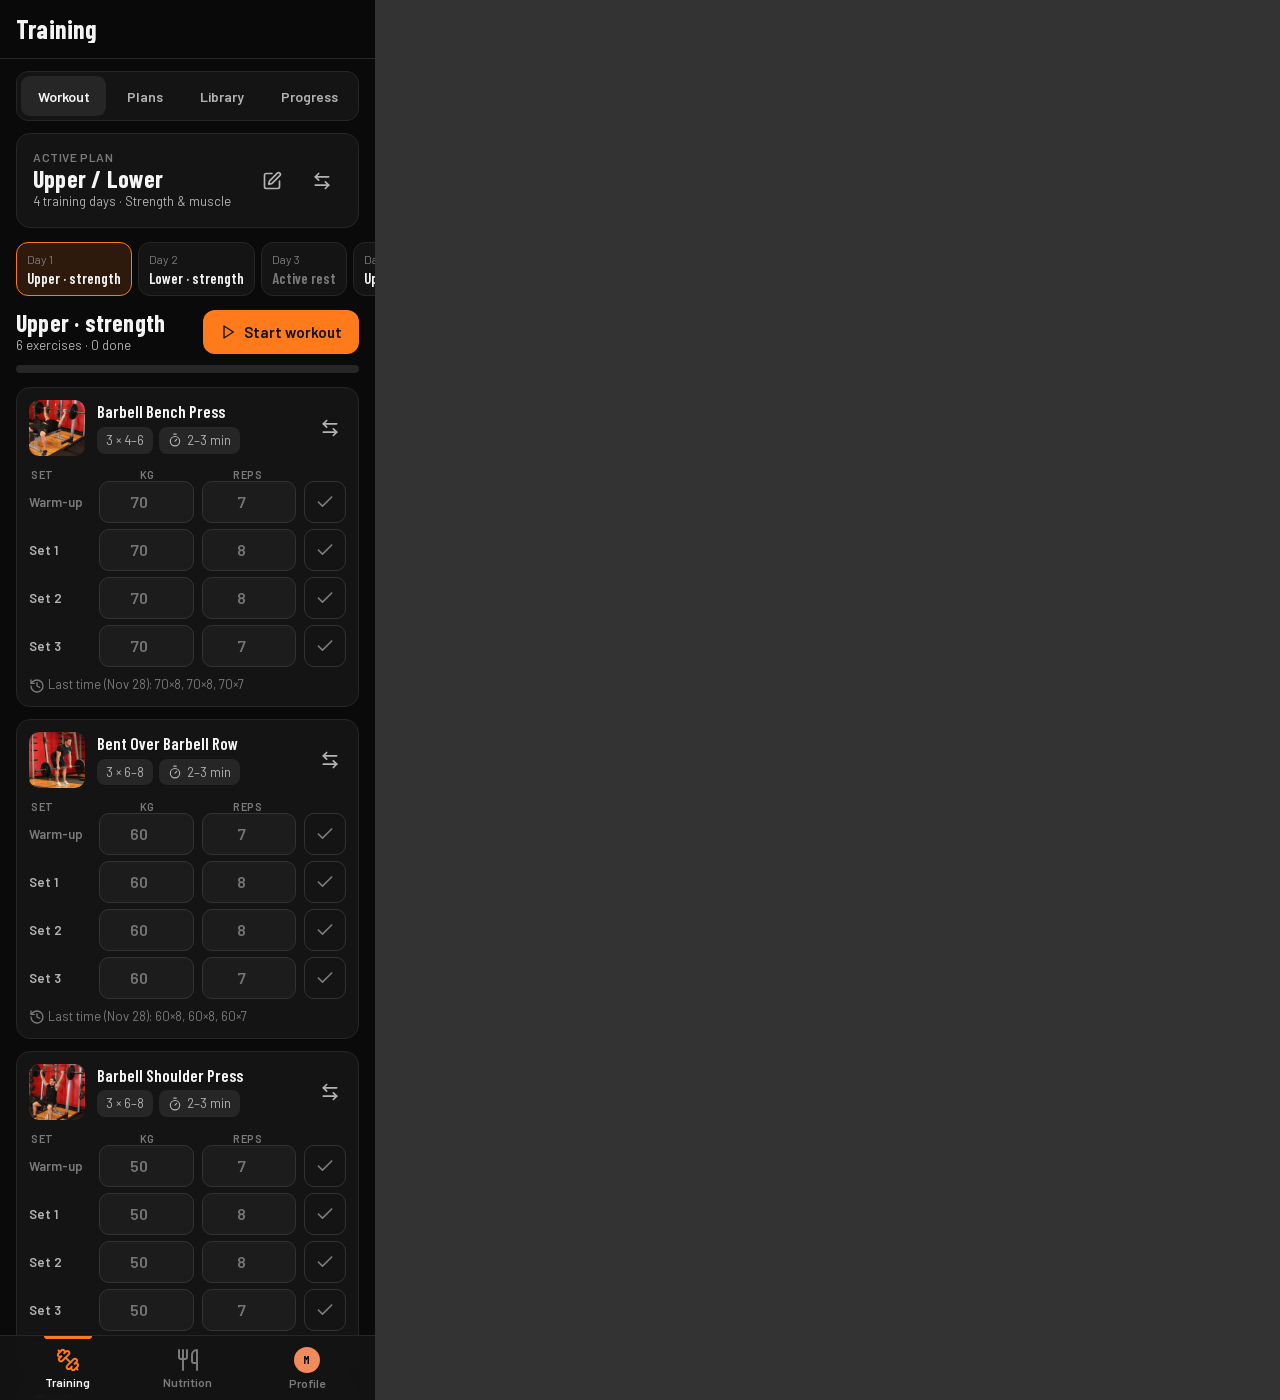
<file: tests/frame.html>
<!doctype html><meta charset="utf-8"><title>frame</title>
<!-- Dev helper for screenshots: shows seed.html (same query) in a 375px frame, then clicks the
     selectors in ?act= (separated by "|"; "type:SEL=VALUE" fills an input) one after another. -->
<body style="margin:0;background:#333"><iframe id="f" style="width:375px;border:0;display:block"></iframe>
<script>
const q=new URLSearchParams(location.search),f=document.getElementById("f");
f.style.height=(q.get("h")||1400)+"px"; f.src="seed.html"+location.search;
const acts=(q.get("act")||"").split("|").filter(Boolean);
const sleep=ms=>new Promise(r=>setTimeout(r,ms));
(async()=>{ while(!(f.contentDocument&&f.contentDocument.querySelector("#view")))await sleep(100); await sleep(400);
  for(const a of acts){ const d=f.contentDocument;
    if(a.startsWith("type:")){const [sel,val]=a.slice(5).split("=");const el=d.querySelector(sel);if(el){el.value=val;el.dispatchEvent(new Event("input",{bubbles:true}));}}
    else if(a.startsWith("scroll:")){f.contentWindow.scrollTo(0,+a.slice(7));}
    else{const el=[...d.querySelectorAll(a)].pop()||null; const first=d.querySelector(a); (first||el)&&(first||el).click();}
    await sleep(350);} document.title="ready"; })();
</script>
</file>
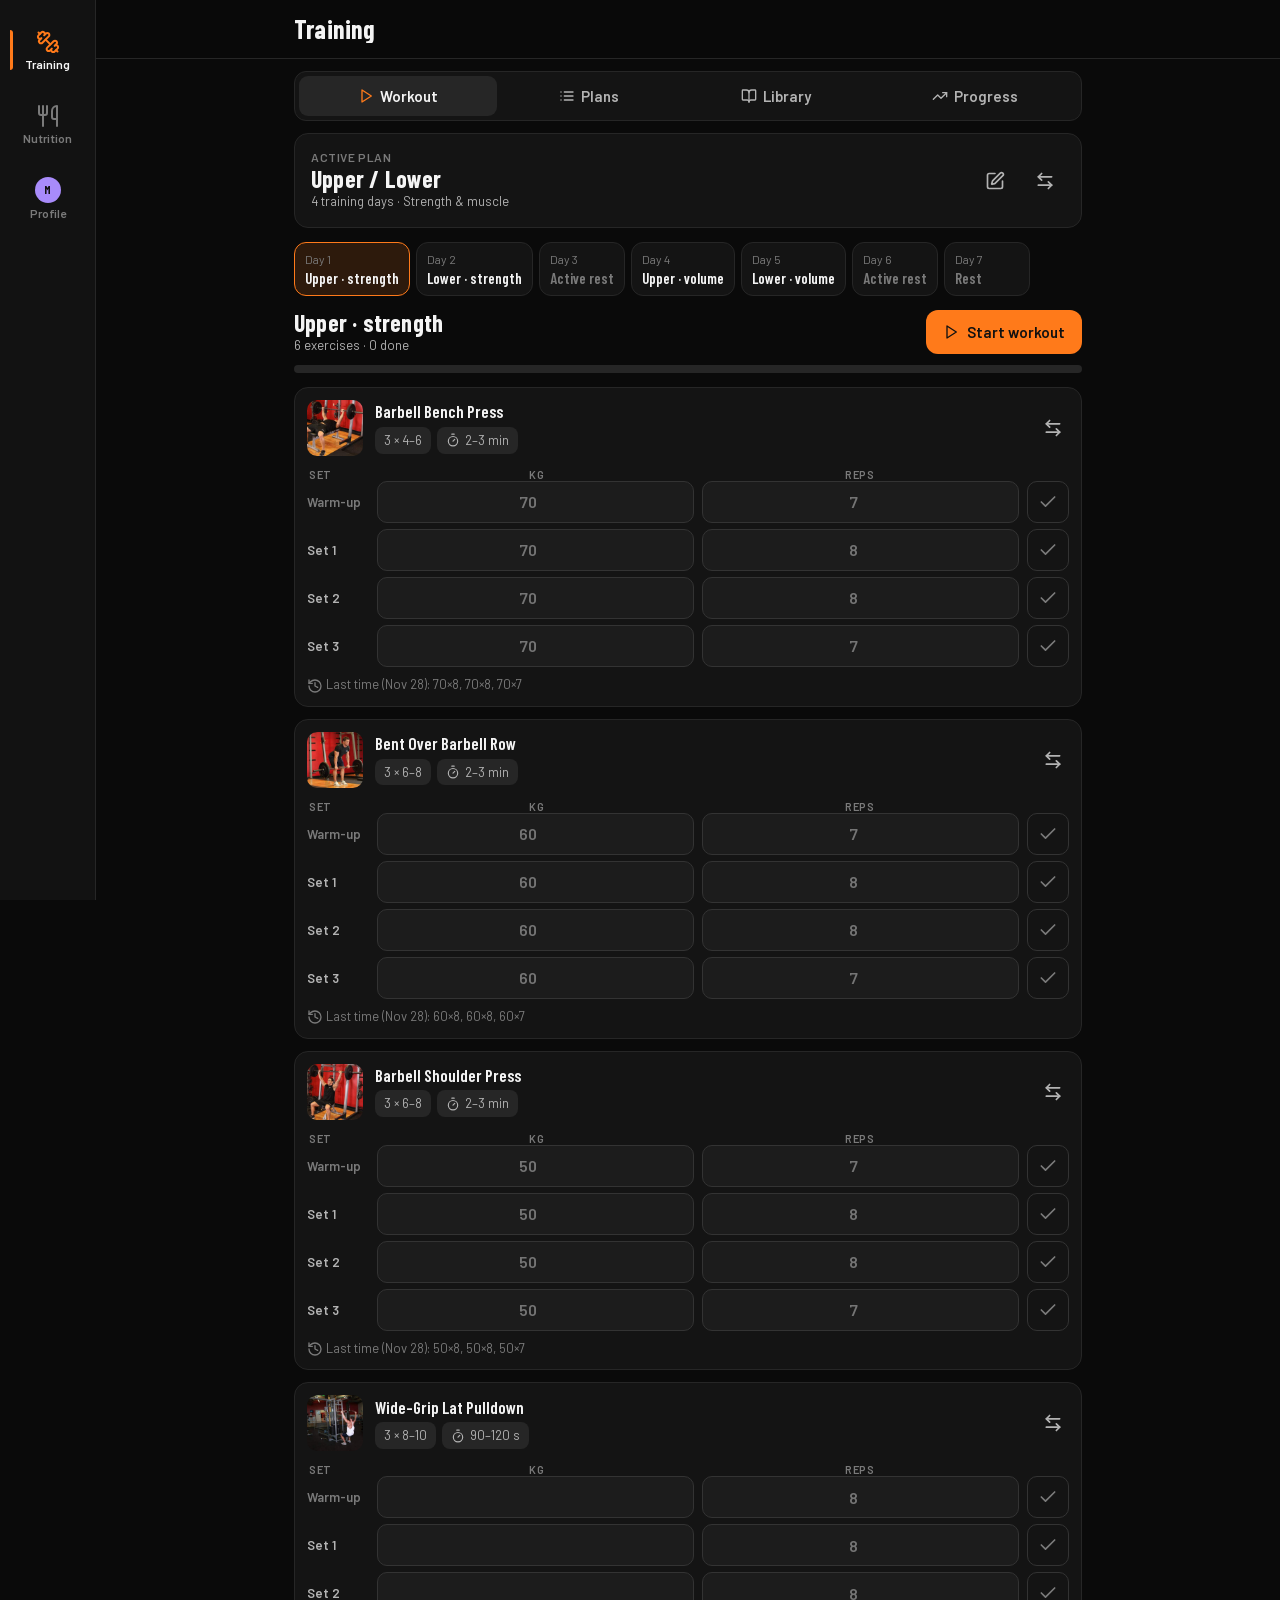
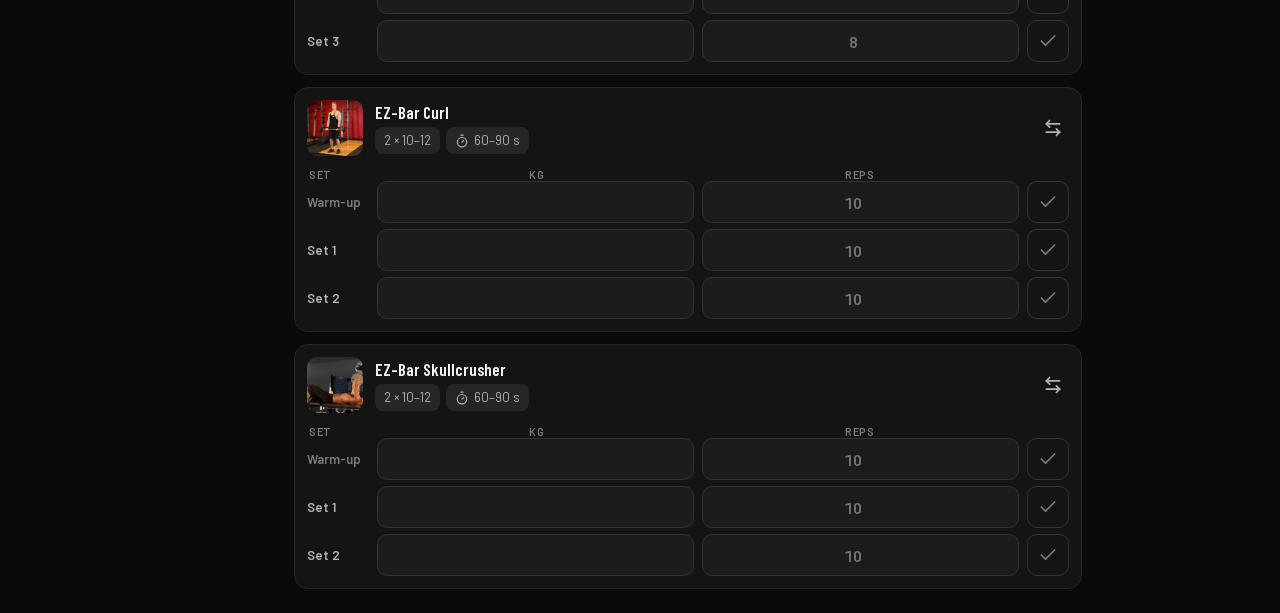
<file: tests/seed.html>
<!doctype html><meta charset="utf-8"><title>seed</title>
<script type="module">
// Dev helper: fills this browser with a sample profile, then opens the screen in ?to=  (e.g. seed.html?to=%23/nutrition/today)
import {createStore, uid} from "../js/core/store.js";
import {ensureStarterPlans} from "../js/core/starter.js";
const q = new URLSearchParams(location.search);
localStorage.clear(); if (q.get("theme")) localStorage.setItem("theme", q.get("theme"));
localStorage.setItem("installSnooze", Date.now() + 1e10);
const s = createStore();
const a = s.createProfile({name: "Mohamed", age: 28, sex: "male", heightCm: 178, weightKg: 80.6, activity: "moderate", goal: "lose", mealsPerDay: 4, foodPrefs: {chicken_breast_c: "like", egg: "like", rice_white_c: "like", oats_d: "like", banana: "like", olive_oil: "like", greek_0: "like", potato_boiled: "like", almonds: "like", tuna_can: "dislike", cottage: "dislike"}, mealTimes: ["08:00", "13:00", "16:30", "20:00"], targetWeightKg: 76});
s.createProfile({name: "Sara", age: 25, sex: "female", heightCm: 165, weightKg: 60, activity: "light", goal: "maintain", mealsPerDay: 3});
s.createProfile({name: "Omar", age: 34, sex: "male", heightCm: 182, weightKg: 92, activity: "very", goal: "gain", mealsPerDay: 5});
s.setActive(a.id);
ensureStarterPlans(s, a.id, uid, q.get("tpl") || "upperlower");
const day = n => { const d = new Date(); d.setDate(d.getDate() - n); return `${d.getFullYear()}-${String(d.getMonth()+1).padStart(2,"0")}-${String(d.getDate()).padStart(2,"0")}`; };
s.updateProfile(a.id, p => {
  p.weights = []; let kg = 84; for (let i = 35; i >= 0; i -= 3) { kg -= 0.28; p.weights.push({d: day(i), kg: Math.round(kg * 10) / 10}); }
  const pl = p.training.plans[p.training.activePlanId], d0 = pl.days[0].exercises;
  for (let k = 0; k < 5; k++) for (const [j, base] of [[0, 60], [1, 50], [2, 40]]) for (let st = 1; st <= d0[j].sets; st++) p.training.logs.push({d: day(35 - k * 7), ex: d0[j].exId, kg: base + 2.5 * k, reps: 8 - (st > 2 ? 1 : 0), s: st});
  if (q.get("today")) { for (let st = 1; st <= d0[0].sets; st++) p.training.logs.push({d: day(0), ex: d0[0].exId, kg: 72.5, reps: 6, s: st}); p.training.logs.push({d: day(0), ex: d0[1].exId, kg: 60, reps: 8, s: 1}); }
  const np = p.nutrition.plans[p.nutrition.activePlanId]; p.nutrition.eaten = {[day(0)]: {planId: np.id, meals: [np.meals[0].id]}};
});
location.replace("/" + (q.get("to") || "#/training/workout"));
</script>
</file>
<file: css/app.css>
/* Fonts: Barlow and Barlow Condensed (SIL Open Font License), bundled so the app looks the same offline. */
@font-face{font-family:'Barlow';font-style:normal;font-weight:400;font-display:swap;src:url(/fonts/Barlow-400.woff2) format('woff2')}
@font-face{font-family:'Barlow';font-style:normal;font-weight:500;font-display:swap;src:url(/fonts/Barlow-500.woff2) format('woff2')}
@font-face{font-family:'Barlow';font-style:normal;font-weight:600;font-display:swap;src:url(/fonts/Barlow-600.woff2) format('woff2')}
@font-face{font-family:'Barlow';font-style:normal;font-weight:700;font-display:swap;src:url(/fonts/Barlow-700.woff2) format('woff2')}
@font-face{font-family:'Barlow Condensed';font-style:normal;font-weight:500;font-display:swap;src:url(/fonts/BarlowCondensed-500.woff2) format('woff2')}
@font-face{font-family:'Barlow Condensed';font-style:normal;font-weight:600;font-display:swap;src:url(/fonts/BarlowCondensed-600.woff2) format('woff2')}
@font-face{font-family:'Barlow Condensed';font-style:normal;font-weight:700;font-display:swap;src:url(/fonts/BarlowCondensed-700.woff2) format('woff2')}

/* Manga Fit design system. Dark by default (black + orange), light theme via [data-theme="light"]. */
:root{
  --bg:#0A0A0A; --surface:#141414; --surface-2:#1C1C1C; --surface-3:#262626;
  --ink:#F4F4F4; --ink-2:#B3B3B3; --ink-3:#7A7A7A; --line:#262626; --line-2:#333;
  --brand:#FF7A1A; --brand-ink:#111; --brand-soft:rgba(255,122,26,.14); --brand-line:rgba(255,122,26,.45);
  --protein:#FF7A1A; --carbs:#F5C04A; --fat:#5AB7E6;
  --ok:#43C27A; --warn:#F5B941; --danger:#FF5C57; --danger-soft:rgba(255,92,87,.14);
  --radius:14px; --radius-sm:10px; --shadow:0 10px 30px rgba(0,0,0,.45);
  --nav-h:64px; --safe-b:env(safe-area-inset-bottom,0px); --safe-t:env(safe-area-inset-top,0px);
  --f-head:"Barlow Condensed","Arial Narrow",system-ui,sans-serif; --f-body:Barlow,system-ui,-apple-system,"Segoe UI",sans-serif;
  color-scheme:dark;
}
:root[data-theme="light"]{
  --bg:#F3F3F1; --surface:#FFFFFF; --surface-2:#F6F6F4; --surface-3:#ECECEA;
  --ink:#141414; --ink-2:#555; --ink-3:#8A8A8A; --line:#E4E4E1; --line-2:#D6D6D2;
  --brand:#E8620A; --brand-ink:#111; --brand-soft:rgba(232,98,10,.1); --brand-line:rgba(232,98,10,.4);
  --protein:#E8620A; --carbs:#C99511; --fat:#2B8CC4; --ok:#1F9A57; --danger:#D93A35; --danger-soft:rgba(217,58,53,.1);
  --shadow:0 10px 30px rgba(0,0,0,.12); color-scheme:light;
}
*,*::before,*::after{box-sizing:border-box}
html{height:100%;-webkit-text-size-adjust:100%}
body{margin:0;min-height:100%;background:var(--bg);color:var(--ink);font:400 15px/1.45 var(--f-body);-webkit-font-smoothing:antialiased}
h1,h2,h3,h4{font-family:var(--f-head);font-weight:700;letter-spacing:.2px;margin:0;line-height:1.1}
h1{font-size:32px}h2{font-size:24px}h3{font-size:19px}h4{font-size:16px}
p{margin:0}
button,input,select,textarea{font:inherit;color:inherit}
button{cursor:pointer}
:focus-visible{outline:2px solid var(--brand);outline-offset:2px}
.hidden{display:none!important}
.sr{position:absolute;width:1px;height:1px;overflow:hidden;clip:rect(0 0 0 0);white-space:nowrap}
.muted{color:var(--ink-2)}.faint{color:var(--ink-3)}.num{font-variant-numeric:tabular-nums}
.ico{width:20px;height:20px;flex:none;display:inline-block;vertical-align:middle}
.ico.sm{width:16px;height:16px}.ico.lg{width:24px;height:24px}

/* ---------- layout ---------- */
.app{min-height:100dvh;padding-bottom:calc(var(--nav-h) + var(--safe-b) + 16px)}
.wrap{max-width:820px;margin:0 auto;padding:0 16px}
.topbar{position:sticky;top:0;z-index:20;background:color-mix(in srgb,var(--bg) 88%,transparent);backdrop-filter:blur(12px);-webkit-backdrop-filter:blur(12px);padding-top:var(--safe-t);border-bottom:1px solid var(--line)}
.topbar .wrap{display:flex;align-items:center;gap:12px;min-height:58px}
.topbar h1{font-size:26px;flex:1;min-width:0;overflow:hidden;text-overflow:ellipsis;white-space:nowrap}
.seg{display:flex;gap:4px;padding:4px;background:var(--surface);border:1px solid var(--line);border-radius:12px;margin:12px 0;overflow-x:auto;scrollbar-width:none}
.seg::-webkit-scrollbar{display:none}
.seg button{flex:1 0 auto;display:flex;align-items:center;justify-content:center;gap:6px;border:0;background:none;color:var(--ink-2);padding:9px 12px;border-radius:9px;font:600 15px var(--f-body);white-space:nowrap;min-height:40px}
.seg button[aria-selected="true"]{background:var(--surface-3);color:var(--ink)}
.seg button[aria-selected="true"] .ico{color:var(--brand)}
@media (max-width:420px){.seg button{padding:9px 6px;font-size:14px}.seg button .ico{display:none}}
.stack{display:grid;gap:12px}.row{display:flex;gap:10px;align-items:center}.row.wrap-ok{flex-wrap:wrap}.spacer{flex:1}
.grid2{display:grid;grid-template-columns:repeat(auto-fit,minmax(240px,1fr));gap:12px}

/* bottom nav (side rail on wide screens) */
.nav{position:fixed;left:0;right:0;bottom:0;z-index:30;background:color-mix(in srgb,var(--surface) 94%,transparent);backdrop-filter:blur(14px);-webkit-backdrop-filter:blur(14px);border-top:1px solid var(--line);padding-bottom:var(--safe-b)}
.nav ul{list-style:none;margin:0 auto;padding:0 8px;display:flex;max-width:520px;height:var(--nav-h)}
.nav li{flex:1}
.nav a{height:100%;display:flex;flex-direction:column;align-items:center;justify-content:center;gap:3px;color:var(--ink-3);text-decoration:none;font:600 12px var(--f-body);border-radius:12px;position:relative}
.nav a .ico{width:24px;height:24px}
.nav a[aria-current="page"]{color:var(--ink)}
.nav a[aria-current="page"] .ico{color:var(--brand)}
.nav a[aria-current="page"]::before{content:"";position:absolute;top:0;left:30%;right:30%;height:3px;border-radius:0 0 3px 3px;background:var(--brand)}
.nav .av{width:26px;height:26px;font-size:11px}
@media (min-width:960px){
  .app{padding-bottom:24px;padding-left:96px}
  .nav{top:0;right:auto;width:96px;border-top:0;border-right:1px solid var(--line);padding:calc(var(--safe-t) + 16px) 0 16px}
  .nav ul{flex-direction:column;height:auto;gap:6px;padding:0 10px}
  .nav li{flex:none}.nav a{height:68px}
  .nav a[aria-current="page"]::before{top:20%;bottom:20%;left:0;right:auto;width:3px;height:auto;border-radius:0 3px 3px 0}
  .topbar{padding-left:0}
}

/* ---------- surfaces ---------- */
.card{background:var(--surface);border:1px solid var(--line);border-radius:var(--radius);padding:16px}
.card.tight{padding:12px}
.card.flat{background:var(--surface-2)}
.card-h{display:flex;align-items:center;gap:10px;margin-bottom:10px}
.card-h h2,.card-h h3{flex:1;min-width:0}
.eyebrow{font:600 12px var(--f-body);letter-spacing:.6px;text-transform:uppercase;color:var(--ink-3)}
.badge{display:inline-flex;align-items:center;gap:4px;border-radius:999px;padding:2px 9px;font:600 12px var(--f-body);background:var(--surface-3);color:var(--ink-2);white-space:nowrap}
.badge.brand{background:var(--brand-soft);color:var(--brand)}
.badge.ok{background:color-mix(in srgb,var(--ok) 16%,transparent);color:var(--ok)}
.badge.warn{background:color-mix(in srgb,var(--warn) 18%,transparent);color:var(--warn)}
.pill{display:inline-flex;align-items:center;gap:5px;background:var(--surface-3);border-radius:8px;padding:4px 9px;font-size:13px;color:var(--ink-2);white-space:nowrap}
.pill .ico{width:14px;height:14px}
.divider{height:1px;background:var(--line);margin:12px 0}

/* ---------- buttons ---------- */
.btn{display:inline-flex;align-items:center;justify-content:center;gap:8px;border:1px solid transparent;border-radius:12px;padding:0 16px;min-height:44px;font:600 15px var(--f-body);background:var(--surface-3);color:var(--ink);text-decoration:none;white-space:nowrap;transition:transform .08s,background .15s,opacity .15s}
.btn:active{transform:scale(.98)}
.btn.primary{background:var(--brand);color:var(--brand-ink)}
.btn.primary:hover{filter:brightness(1.06)}
.btn.ghost{background:none;border-color:var(--line-2)}
.btn.ghost:hover{border-color:var(--ink-3)}
.btn.danger{background:var(--danger-soft);color:var(--danger)}
.btn.block{width:100%}.btn.lg{min-height:54px;font-size:17px;border-radius:14px}.btn.sm{min-height:36px;padding:0 12px;font-size:14px;border-radius:10px}
.btn:disabled{opacity:.45;pointer-events:none}
.ibtn{display:inline-grid;place-items:center;width:40px;height:40px;border-radius:11px;border:0;background:none;color:var(--ink-2);flex:none;position:relative;transition:background .15s,color .15s}
.ibtn:hover{background:var(--surface-3);color:var(--ink)}
.ibtn:active{transform:scale(.94)}
.ibtn.filled{background:var(--surface-3);color:var(--ink)}
.ibtn.brand{color:var(--brand)}
.ibtn.danger:hover{color:var(--danger);background:var(--danger-soft)}
.ibtn:disabled{opacity:.35;pointer-events:none}
.ibtn.sm{width:34px;height:34px;border-radius:9px}
[data-tip]:hover::after{content:attr(data-tip);position:absolute;bottom:calc(100% + 6px);left:50%;transform:translateX(-50%);background:var(--ink);color:var(--bg);font:500 12px var(--f-body);padding:4px 8px;border-radius:6px;white-space:nowrap;pointer-events:none;z-index:50}
@media (hover:none){[data-tip]:hover::after{display:none}}
.chips{display:flex;flex-wrap:wrap;gap:6px}
.chip{display:inline-flex;align-items:center;gap:6px;border:1px solid var(--line-2);background:none;color:var(--ink-2);border-radius:999px;padding:0 13px;min-height:36px;font:500 14px var(--f-body);white-space:nowrap}
.chip[aria-pressed="true"]{background:var(--brand);border-color:var(--brand);color:var(--brand-ink);font-weight:600}
.chip .ico{width:16px;height:16px}
.chips.scroll{flex-wrap:nowrap;overflow-x:auto;scrollbar-width:none;margin:0 -16px;padding:0 16px}
.chips.scroll::-webkit-scrollbar{display:none}

/* ---------- forms ---------- */
.field{display:grid;gap:6px;min-width:0}
.field>*{min-width:0}
.field>label,.label{font:600 14px var(--f-body);color:var(--ink)}
.field .hint{font-size:13px;color:var(--ink-3)}
.input,select.input,textarea.input{width:100%;min-height:46px;background:var(--surface-2);border:1px solid var(--line-2);border-radius:12px;padding:10px 13px;font-size:16px;color:var(--ink)}
.input:focus{border-color:var(--brand);outline:none;box-shadow:0 0 0 3px var(--brand-soft)}
.input.err{border-color:var(--danger)}
.err-msg{color:var(--danger);font-size:13px;min-height:0}
.input-wrap{position:relative}.input-wrap .ico{position:absolute;left:12px;top:50%;transform:translateY(-50%);color:var(--ink-3)}
.input-wrap .input{padding-left:40px}
.unit-in{display:flex;align-items:center;background:var(--surface-2);border:1px solid var(--line-2);border-radius:12px;overflow:hidden}
.unit-in:focus-within{border-color:var(--brand);box-shadow:0 0 0 3px var(--brand-soft)}
.unit-in input{flex:1;min-width:0;border:0;background:none;padding:10px 13px;font-size:16px;min-height:46px}
.unit-in input:focus{outline:none}
.unit-in span{padding:0 13px;color:var(--ink-3);font-weight:600}
.opts{display:grid;gap:8px}
.opt{display:flex;align-items:center;gap:12px;text-align:left;width:100%;background:var(--surface-2);border:1px solid var(--line-2);border-radius:12px;padding:12px 14px;min-height:56px}
.opt .ico{color:var(--ink-3)}
.opt b{display:block;font-weight:600}.opt small{display:block;color:var(--ink-3);font-size:13px}
.opt[aria-pressed="true"],.opt[aria-checked="true"]{border-color:var(--brand);background:var(--brand-soft)}
.opt[aria-pressed="true"] .ico,.opt[aria-checked="true"] .ico{color:var(--brand)}
.stepper{display:inline-flex;align-items:center;background:var(--surface-2);border:1px solid var(--line-2);border-radius:12px;overflow:hidden}
.stepper button{width:40px;height:42px;border:0;background:none;color:var(--ink-2);display:grid;place-items:center}
.stepper button:hover{background:var(--surface-3);color:var(--ink)}
.stepper input{width:64px;border:0;background:none;text-align:center;font:600 16px var(--f-body);font-variant-numeric:tabular-nums;padding:0;min-height:42px}
.stepper input:focus{outline:none}
.stepper select{border:0;border-left:1px solid var(--line-2);background:var(--surface-3);padding:0 8px;height:42px;font:600 14px var(--f-body)}

/* ---------- progress ---------- */
.bar{height:8px;border-radius:99px;background:var(--surface-3);overflow:hidden}
.bar>i{display:block;height:100%;border-radius:99px;background:var(--brand);transition:width .4s ease}
.bar.over>i{background:var(--danger)}
.macro{display:grid;gap:6px}
.macro-h{display:flex;align-items:baseline;gap:6px;font-size:14px}
.macro-h b{font:700 18px var(--f-head)}
.macro-h .spacer+span{color:var(--ink-3);font-size:13px}
.dot{width:10px;height:10px;border-radius:50%;display:inline-block;flex:none}
.ring{position:relative;width:148px;height:148px;flex:none}
.ring svg{width:100%;height:100%;transform:rotate(-90deg)}
.ring .track{stroke:var(--surface-3)}.ring .val{stroke:var(--brand);transition:stroke-dashoffset .5s ease}
.ring .center{position:absolute;inset:0;display:grid;place-items:center;text-align:center}
.ring .center b{display:block;font:700 34px/1 var(--f-head)}
.ring .center small{color:var(--ink-3);font-size:12px}
.steps{display:flex;gap:6px}.steps i{flex:1;height:4px;border-radius:4px;background:var(--surface-3)}.steps i.on{background:var(--brand)}

/* ---------- lists ---------- */
.list{display:grid}
.li{display:flex;align-items:center;gap:12px;padding:12px 0;border-top:1px solid var(--line)}
.li:first-child{border-top:0}
.li .main{flex:1;min-width:0}
.li .title{font-weight:600;overflow:hidden;text-overflow:ellipsis}
.li .sub{font-size:13px;color:var(--ink-3)}
.li .trail{text-align:right;font-variant-numeric:tabular-nums}
.thumb{width:52px;height:52px;border-radius:10px;object-fit:cover;background:var(--surface-3);flex:none}
.empty{text-align:center;padding:32px 16px;color:var(--ink-2);display:grid;gap:10px;justify-items:center}
.empty .ico{width:40px;height:40px;color:var(--ink-3)}
.empty h3{color:var(--ink)}
.kv{display:grid;grid-template-columns:1fr auto;gap:6px 12px;font-size:14px}.kv dt{color:var(--ink-2)}.kv dd{margin:0;text-align:right;font-variant-numeric:tabular-nums;font-weight:600}
table.t{width:100%;border-collapse:collapse;font-size:14px}
table.t th{font:600 12px var(--f-body);color:var(--ink-3);text-align:left;padding:6px 8px;border-bottom:1px solid var(--line)}
table.t td{padding:8px;border-bottom:1px solid var(--line)}
table.t .n{text-align:right;font-variant-numeric:tabular-nums;white-space:nowrap}

/* ---------- avatars / profiles ---------- */
.av{width:44px;height:44px;border-radius:50%;display:grid;place-items:center;font:700 16px var(--f-head);color:#111;flex:none;letter-spacing:.5px}
.av.xl{width:64px;height:64px;font-size:24px}
.pcard{display:flex;align-items:center;gap:14px;background:var(--surface);border:1px solid var(--line);border-radius:16px;padding:14px;position:relative}
.pcard.active{border-color:var(--brand-line);background:linear-gradient(180deg,var(--brand-soft),transparent 80%),var(--surface)}
.pcard .main{flex:1;min-width:0}
.pcard h3{font-size:22px}
.hero{padding:calc(var(--safe-t) + 36px) 0 18px}
.hero h1{font-size:40px;line-height:1}
.brandmark{display:inline-flex;align-items:center;gap:8px;color:var(--brand);font:700 16px var(--f-head);letter-spacing:1px;text-transform:uppercase;margin-bottom:10px}

/* ---------- sheets / dialogs ---------- */
dialog.sheet{border:0;padding:0;background:var(--surface);color:var(--ink);width:100%;max-width:640px;max-height:min(92dvh,900px);margin:auto auto 0;border-radius:20px 20px 0 0;box-shadow:var(--shadow);display:flex;flex-direction:column;overflow:hidden}
dialog.sheet:not([open]){display:none}
dialog.sheet::backdrop{background:rgba(0,0,0,.55);backdrop-filter:blur(2px)}
dialog.sheet[open]{animation:up .22s ease}
@keyframes up{from{transform:translateY(24px);opacity:.4}to{transform:none;opacity:1}}
@media (min-width:700px){dialog.sheet{margin:auto;border-radius:20px}}
.sheet-h{display:flex;align-items:center;gap:8px;padding:14px 12px 10px 18px;border-bottom:1px solid var(--line)}
.sheet-h h2{flex:1;font-size:22px;min-width:0}
.sheet-h h2:focus,.focus h1:focus{outline:none}
.sheet-b{padding:16px 18px;overflow-y:auto;flex:1;overscroll-behavior:contain}
.sheet-f{padding:12px 18px calc(12px + var(--safe-b));border-top:1px solid var(--line);display:flex;gap:10px}
.sheet-f .btn{flex:1}
.grab{width:40px;height:5px;border-radius:5px;background:var(--line-2);margin:8px auto 0}
@media (min-width:700px){.grab{display:none}}
.toast{position:fixed;left:50%;bottom:calc(var(--nav-h) + var(--safe-b) + 14px);transform:translateX(-50%) translateY(20px);opacity:0;z-index:100;background:var(--ink);color:var(--bg);padding:11px 16px;border-radius:12px;font-weight:600;font-size:14px;display:flex;align-items:center;gap:10px;box-shadow:var(--shadow);transition:.25s;max-width:calc(100% - 32px)}
.toast.show{opacity:1;transform:translateX(-50%)}
.toast.err{background:var(--danger);color:#fff}
.toast button{background:none;border:0;color:var(--brand);font-weight:700}

/* ---------- training ---------- */
.week{display:flex;gap:6px;overflow-x:auto;scrollbar-width:none;margin:0 -16px 12px;padding:2px 16px}
.week::-webkit-scrollbar{display:none}
.dayb{flex:0 0 auto;min-width:86px;border:1px solid var(--line);background:var(--surface);border-radius:12px;padding:8px 10px;text-align:left;color:var(--ink)}
.dayb small{display:block;color:var(--ink-3);font-size:12px}
.dayb b{display:block;font:600 15px var(--f-head);max-width:110px;overflow:hidden;text-overflow:ellipsis;white-space:nowrap}
.dayb.rest b{color:var(--ink-3)}
.dayb[aria-pressed="true"]{border-color:var(--brand);background:var(--brand-soft)}
.dayb .ico{width:14px;height:14px;color:var(--ok)}
.exc{background:var(--surface);border:1px solid var(--line);border-radius:var(--radius);overflow:hidden}
.exc.done{border-color:color-mix(in srgb,var(--ok) 45%,transparent)}
.exc-h{display:flex;gap:12px;align-items:center;padding:12px 8px 12px 12px}
.exc-h .thumb{width:56px;height:56px}
.exc-h .main{flex:1;min-width:0}
.exc-h .title{font:600 17px var(--f-head);display:flex;align-items:center;gap:6px}
.exc-h .title{flex-wrap:wrap;line-height:1.15}
.exc-h .title button{all:unset;cursor:pointer}
.exc-h .title button:focus-visible{outline:2px solid var(--brand);outline-offset:2px;border-radius:4px}
.exc-h .meta{display:flex;flex-wrap:wrap;gap:6px;margin-top:5px}
.exc-b{padding:0 12px 12px}
.sets{display:grid;gap:6px}
.setrow{display:grid;grid-template-columns:62px 1fr 1fr auto;gap:8px;align-items:center}
.setrow .lbl{font:600 13px var(--f-body);color:var(--ink-2)}
.setrow .lbl.warm{color:var(--ink-3)}
.setrow input{width:100%;min-height:42px;text-align:center;background:var(--surface-2);border:1px solid var(--line-2);border-radius:10px;font:600 16px var(--f-body);font-variant-numeric:tabular-nums}
.setrow input:focus{outline:none;border-color:var(--brand)}
.setrow.logged input{background:transparent;border-color:transparent}
.setrow .ck{width:42px;height:42px;border-radius:10px;border:1px solid var(--line-2);background:none;color:var(--ink-3);display:grid;place-items:center}
.setrow.logged .ck{background:var(--ok);border-color:var(--ok);color:#06210f}
.setrow .ck:hover{border-color:var(--ok);color:var(--ok)}
.setrow.logged .ck:hover{color:#06210f}
.sethead{display:grid;grid-template-columns:62px 1fr 1fr 42px;gap:8px;font:600 11px var(--f-body);letter-spacing:.5px;text-transform:uppercase;color:var(--ink-3);padding:0 2px}
.sethead span{text-align:center}.sethead span:first-child{text-align:left}
.prev{font-size:13px;color:var(--ink-3);margin-top:8px}
.shots{display:grid;grid-template-columns:1fr 1fr;gap:8px}
.shots img{width:100%;aspect-ratio:3/2;object-fit:cover;border-radius:10px;background:var(--surface-3);display:block}
.shots figure{margin:0}.shots figcaption{font-size:12px;color:var(--ink-3);margin-top:4px}
ol.steps-list{margin:0;padding-left:20px;display:grid;gap:6px;color:var(--ink-2)}
.muscles{display:flex;flex-wrap:wrap;gap:6px}
.alt{border:1px solid var(--line-2);border-radius:14px;padding:12px;display:grid;gap:10px;background:var(--surface-2)}
.alt.pick{border-color:var(--brand)}
.alt-h{display:flex;gap:12px;align-items:center}
.cmp{display:grid;grid-template-columns:repeat(4,1fr);gap:6px;text-align:center}
.cmp div{background:var(--surface);border-radius:10px;padding:6px 4px}
.cmp small{display:block;color:var(--ink-3);font-size:11px}
.cmp b{font:700 16px var(--f-head)}
.cmp i{display:block;font-style:normal;font-size:11px;font-variant-numeric:tabular-nums}
.d-up{color:var(--warn)}.d-down{color:var(--fat)}.d-eq{color:var(--ink-3)}

/* focus mode */
.focus{position:fixed;inset:0;z-index:60;background:var(--bg);display:flex;flex-direction:column;padding-top:var(--safe-t)}
.focus-h{display:flex;align-items:center;gap:8px;padding:10px 12px;border-bottom:1px solid var(--line)}
.focus-h .bar{flex:1}
.focus-b{flex:1;overflow-y:auto;padding:16px;max-width:640px;width:100%;margin:0 auto;align-content:start}
.focus-f{padding:12px 16px calc(12px + var(--safe-b));border-top:1px solid var(--line);display:flex;gap:10px;max-width:640px;width:100%;margin:0 auto}
.focus-f .btn{flex:1}
.focus .big-in{display:grid;grid-template-columns:1fr 1fr;gap:10px}
.focus .big-in .stepper{width:100%;justify-content:space-between}
.focus .big-in .stepper input{flex:1;font-size:22px;min-height:56px}
.focus .big-in .stepper button{width:52px;height:56px}
.timer{display:grid;place-items:center;gap:8px;padding:18px;border-radius:16px;background:var(--brand-soft);border:1px solid var(--brand-line);text-align:center}
.timer b{font:700 54px/1 var(--f-head);font-variant-numeric:tabular-nums}

/* ---------- nutrition ---------- */
.dash{display:flex;gap:18px;align-items:center}
.dash .macros{flex:1;display:grid;gap:12px;min-width:0}
@media (max-width:420px){.dash{flex-direction:column;align-items:stretch}.ring{margin:0 auto}}
.meal{background:var(--surface);border:1px solid var(--line);border-radius:var(--radius)}
.meal-h{display:flex;align-items:center;gap:10px;padding:12px 8px 12px 14px}
.meal-h .main{flex:1;min-width:0}
.meal-h h3{font-size:19px}
.meal-h .sub{font-size:13px;color:var(--ink-3)}
.meal.eaten{border-color:color-mix(in srgb,var(--ok) 40%,transparent)}
.eat{width:36px;height:36px;border-radius:50%;border:2px solid var(--line-2);background:none;display:grid;place-items:center;color:transparent;flex:none}
.eat[aria-pressed="true"]{background:var(--ok);border-color:var(--ok);color:#06210f}
.items{padding:0 14px 6px}
.item{display:flex;align-items:center;gap:10px;padding:9px 0;border-top:1px solid var(--line)}
.item .main{flex:1;min-width:0}
.item .title{font-weight:600;font-size:15px}
.item .sub{font-size:12.5px;color:var(--ink-3);font-variant-numeric:tabular-nums}
.item .qty{font:600 15px var(--f-body);font-variant-numeric:tabular-nums;white-space:nowrap}
.mtot{display:flex;gap:12px;flex-wrap:wrap;padding:10px 14px 12px;border-top:1px solid var(--line);font-size:13px;color:var(--ink-2);font-variant-numeric:tabular-nums}
.mtot b{color:var(--ink)}
.edit-item{background:var(--surface-2);border:1px solid var(--line);border-radius:12px;padding:10px;display:grid;gap:8px}
.edit-item .top{display:flex;align-items:center;gap:8px}
.edit-item .top .main{flex:1;min-width:0}
.edit-item .ctl{display:flex;align-items:center;gap:6px;flex-wrap:wrap}
.mstrip{display:grid;grid-template-columns:repeat(4,1fr);gap:6px;font-size:12px;text-align:center}
.mstrip div{background:var(--surface);border-radius:8px;padding:5px 2px}
.mstrip b{display:block;font:700 15px var(--f-head)}
.food-li{display:flex;align-items:center;gap:12px;padding:10px 0;border-top:1px solid var(--line);width:100%;background:none;border-left:0;border-right:0;border-bottom:0;text-align:left;color:var(--ink)}
.food-li:first-child{border-top:0}
.food-li .main{flex:1;min-width:0}
.food-li .title{font-weight:600}
.food-li .sub{font-size:12.5px;color:var(--ink-3)}
.cat-ico{width:40px;height:40px;border-radius:12px;display:grid;place-items:center;background:var(--surface-3);color:var(--ink-2);flex:none}
.plan-card{display:flex;gap:12px;align-items:center}
.plan-card .main{flex:1;min-width:0}
.plan-card h3{font-size:20px;display:flex;align-items:center;gap:8px}
.src{font-size:12px;color:var(--ink-3)}
.src a{color:var(--ink-2)}
.skeleton{background:linear-gradient(90deg,var(--surface-2),var(--surface-3),var(--surface-2));background-size:200% 100%;animation:sk 1.2s infinite;border-radius:12px;height:120px}
@keyframes sk{to{background-position:-200% 0}}
.chart svg{display:block;width:100%}
.chart .gl{stroke:var(--line);stroke-width:1}.chart .ax{fill:var(--ink-3);font:11px var(--f-body)}
.chart .ln{fill:none;stroke:var(--brand);stroke-width:2;stroke-linejoin:round;stroke-linecap:round}
.chart .pt{fill:var(--brand);stroke:var(--surface);stroke-width:2}
.chart .goal{stroke:var(--ink-3);stroke-dasharray:4 4}
.chart{position:relative}
.chart .tip{position:absolute;transform:translate(-50%,-100%);background:var(--ink);color:var(--bg);border-radius:8px;padding:5px 9px;font-size:13px;white-space:nowrap;pointer-events:none;text-align:center}
.chart .xh{stroke:var(--ink-3)}
@media (prefers-reduced-motion:reduce){*{animation:none!important;transition:none!important}}

/* ---------- food preferences ---------- */
.prefs{min-width:0}
.prefs .chips.scroll{margin:0;padding:0}
.pref-list{display:grid}
.pref-list.compact{max-height:min(56vh,520px);overflow-y:auto;overscroll-behavior:contain;margin:0 -4px;padding:0 4px}
.pref-row{display:flex;align-items:center;gap:10px;padding:9px 6px 9px 8px;border-top:1px solid var(--line);border-left:3px solid transparent;border-radius:4px;transition:background .25s,border-color .25s}
.pref-row:first-child{border-top-color:transparent}
.pref-row .main{flex:1;min-width:0}
.pref-row .title{font-weight:600;font-size:15px}
.pref-row .sub{font-size:12.5px;color:var(--ink-3);display:flex;gap:6px;align-items:center;flex-wrap:wrap}
.pref-row .cat-ico{width:36px;height:36px;border-radius:10px}
.pref-row[data-state="like"]{border-left-color:var(--ok);background:color-mix(in srgb,var(--ok) 7%,transparent)}
.pref-row[data-state="dislike"]{border-left-color:var(--danger);background:color-mix(in srgb,var(--danger) 6%,transparent)}
.pref-row.flash{animation:flash .5s ease}
@keyframes flash{from{background:var(--brand-soft)}}
.tri{display:inline-flex;flex:none;background:var(--surface-2);border:1px solid var(--line-2);border-radius:11px;padding:2px;gap:2px}
.tri button{width:38px;height:36px;border:0;border-radius:9px;background:none;color:var(--ink-3);display:grid;place-items:center;position:relative;transition:background .15s,color .15s,transform .08s}
.tri button:hover{color:var(--ink);background:var(--surface-3)}
.tri button:active{transform:scale(.92)}
.tri button[data-s="like"][aria-checked="true"]{background:var(--ok);color:#06210f}
.tri button[data-s="neutral"][aria-checked="true"]{background:var(--surface-3);color:var(--ink)}
.tri button[data-s="dislike"][aria-checked="true"]{background:var(--danger);color:#fff}
.tri button:disabled{opacity:.3;cursor:not-allowed}
.tri .ico{width:18px;height:18px}

/* preference tiles */
.psec{font:600 13px var(--f-body);letter-spacing:.4px;text-transform:uppercase;color:var(--ink-3);margin:16px 0 8px}
.psec:first-child{margin-top:4px}
.pgrid{display:grid;grid-template-columns:repeat(auto-fill,minmax(150px,1fr));gap:8px}
@media (max-width:380px){.pgrid{grid-template-columns:1fr 1fr}}
.ptile{position:relative;border:1px solid var(--line-2);border-radius:14px;background:var(--surface-2);transition:border-color .15s,background .15s}
.ptile-main{all:unset;box-sizing:border-box;display:grid;grid-template-columns:auto 1fr;grid-template-rows:auto auto;column-gap:10px;align-items:center;width:100%;min-height:62px;padding:10px 44px 10px 12px;cursor:pointer;border-radius:14px}
.ptile-main:focus-visible{outline:2px solid var(--brand);outline-offset:2px}
.ptile-ico{grid-row:1/3;width:34px;height:34px;border-radius:10px;display:grid;place-items:center;background:var(--surface-3);color:var(--ink-2)}
.ptile-name{font-weight:600;font-size:14.5px;line-height:1.2}
.ptile-sub{font-size:12px;color:var(--ink-3);min-height:0}
.ptile-sub:empty{display:none}
.ptile-x{position:absolute;top:50%;right:6px;transform:translateY(-50%);width:34px;height:34px;border-radius:10px;border:0;background:none;color:var(--ink-3);display:grid;place-items:center}
.ptile-x:hover{background:var(--surface-3);color:var(--danger)}
.ptile-x .ico{width:17px;height:17px}
.ptile.liked{border-color:var(--ok);background:color-mix(in srgb,var(--ok) 12%,var(--surface-2))}
.ptile.liked .ptile-ico{background:var(--ok);color:#06210f}
.ptile.liked .ptile-sub{color:var(--ok)}
.ptile.disliked{border-color:color-mix(in srgb,var(--danger) 60%,transparent);background:color-mix(in srgb,var(--danger) 8%,var(--surface-2))}
.ptile.disliked .ptile-name{color:var(--ink-2)}
.ptile.disliked .ptile-sub{color:var(--danger)}
.ptile.disliked .ptile-x{background:var(--danger);color:#fff}
.ptile.blocked{opacity:.5}
.ptile.blocked .ptile-main{cursor:not-allowed}
.ptile.flash{animation:flash .5s ease}
</file>
